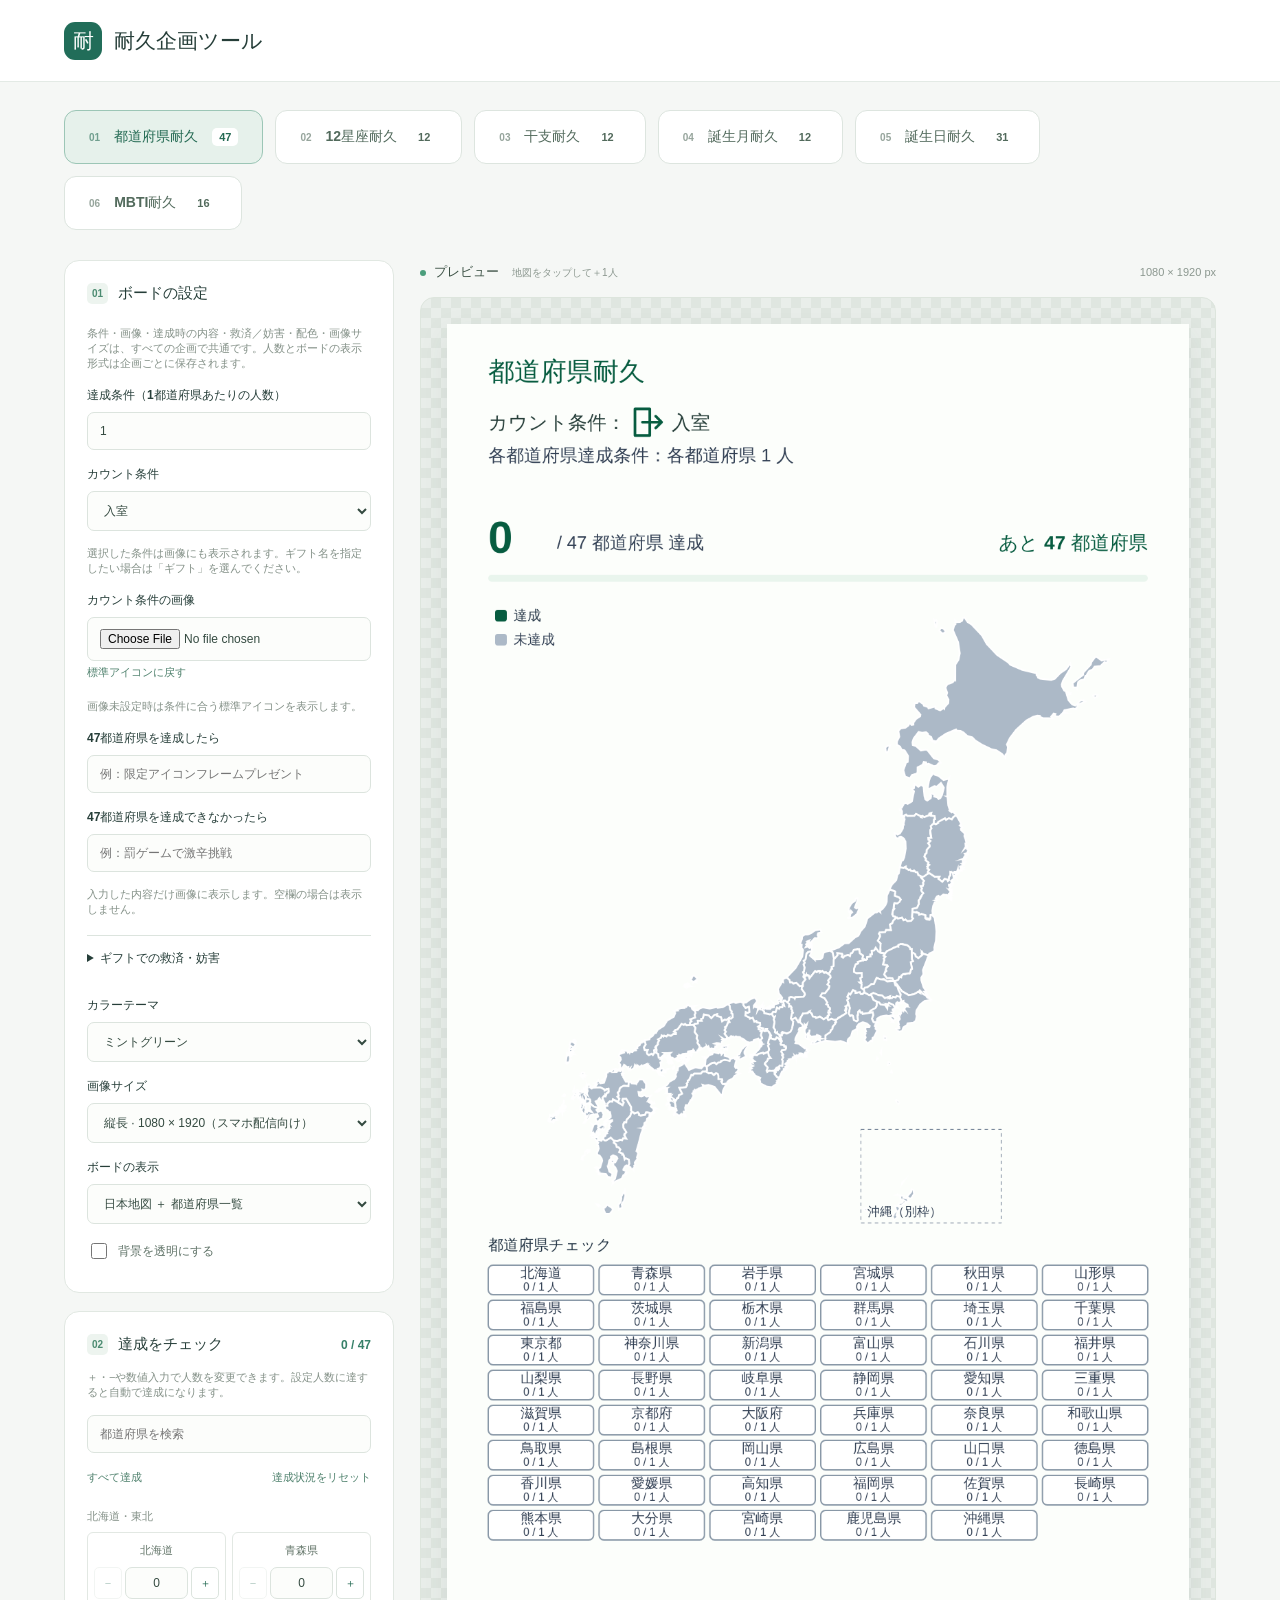
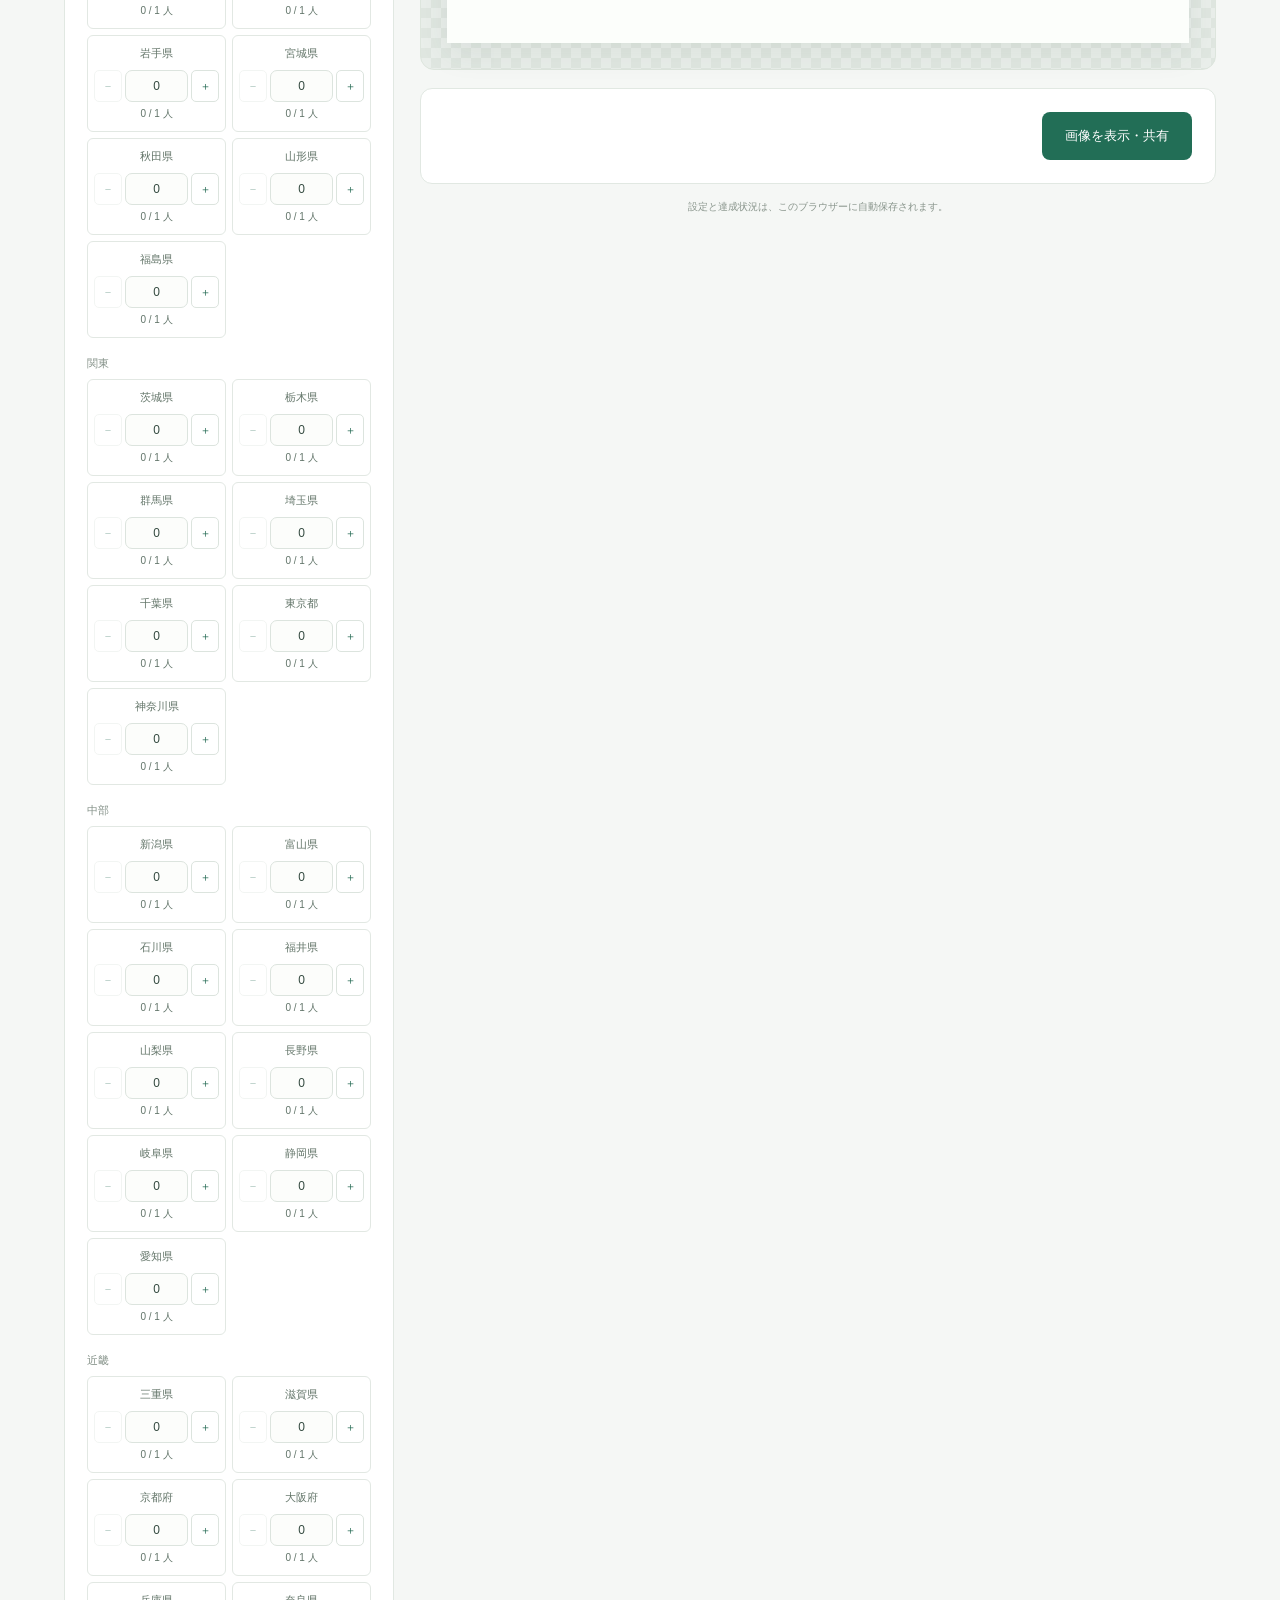
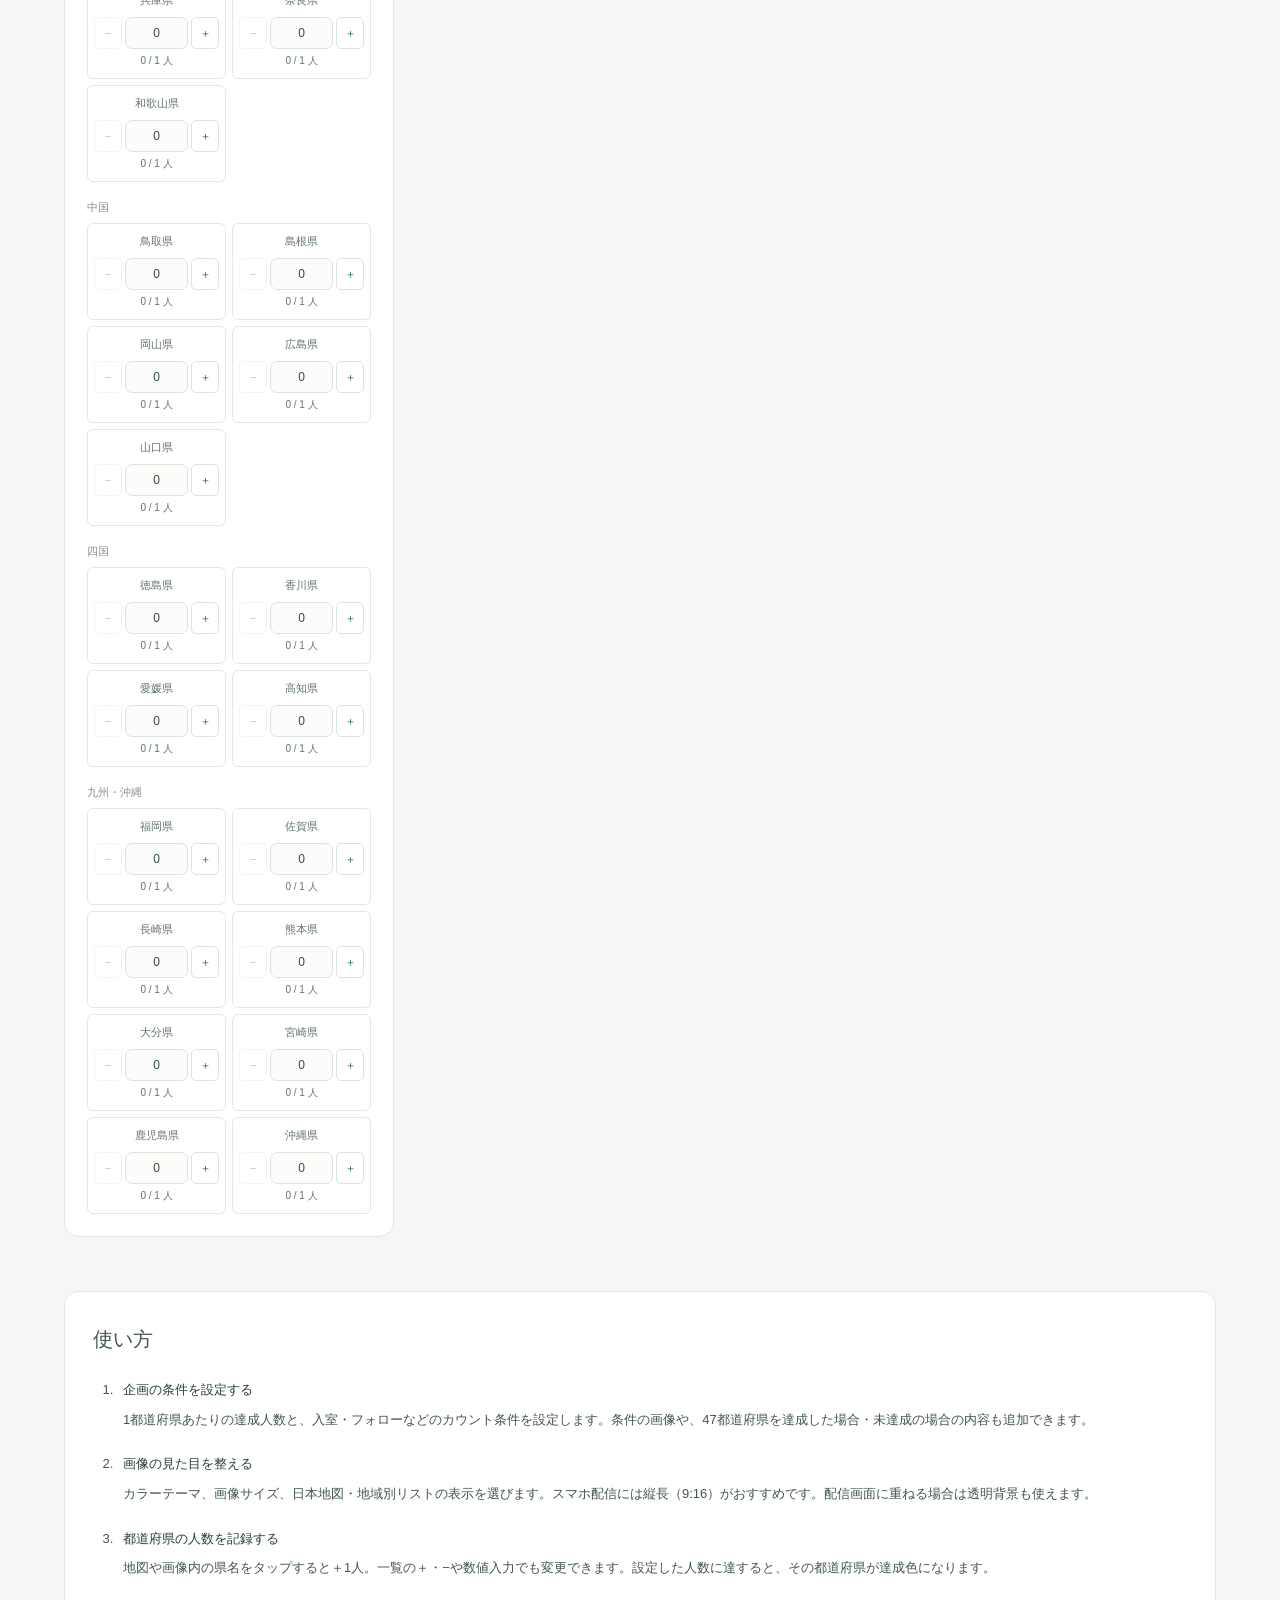
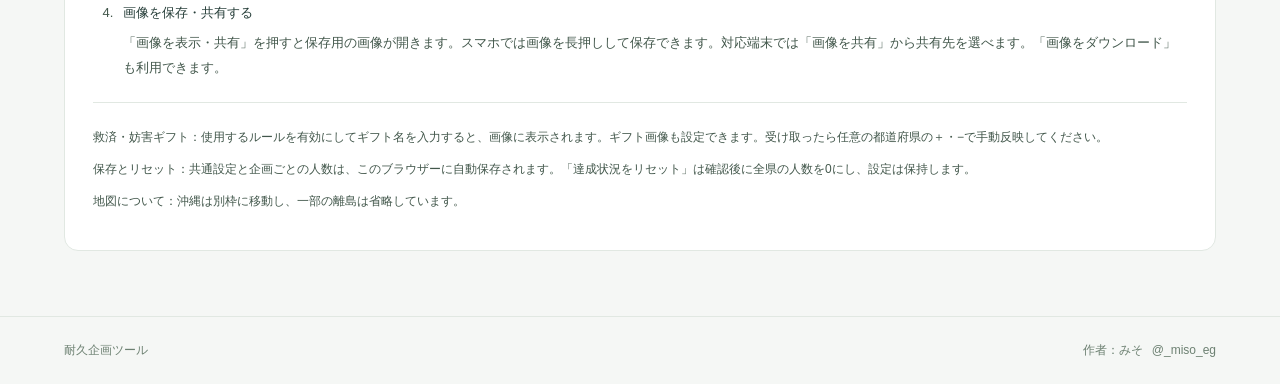
<file: index.html>
<!doctype html>
<html lang="ja">
<head>
<meta charset="utf-8"><meta name="viewport" content="width=device-width,initial-scale=1">
<meta name="description" content="配信の耐久企画に使える進捗ボードを作成して、PNG画像で保存できます。">
<title>耐久企画ツール｜都道府県耐久</title>
<link rel="stylesheet" href="./style.css?v=modes-5"><script src="./map-data.js" defer></script><script src="./app.js?v=shared-settings-1" defer></script>
</head>
<body>
<header class="header"><a class="brand" href="./"><span class="brand-icon">耐</span>耐久企画ツール </a></header>
<main>

<nav class="projects" aria-label="耐久企画"><a class="project active" aria-current="page" href="./index.html"><span>01</span> 都道府県耐久 <b>47</b></a><a class="project" href="./zodiac.html"><span>02</span> 12星座耐久 <b>12</b></a><a class="project" href="./eto.html"><span>03</span> 干支耐久 <b>12</b></a><a class="project" href="./month.html"><span>04</span> 誕生月耐久 <b>12</b></a><a class="project" href="./birthday.html"><span>05</span> 誕生日耐久 <b>31</b></a><a class="project" href="./mbti.html"><span>06</span> MBTI耐久 <b>16</b></a></nav>
<div class="workspace">
<aside class="editor">
<section class="panel"><h2><span>01</span> ボードの設定</h2><p class="help">条件・画像・達成時の内容・救済／妨害・配色・画像サイズは、すべての企画で共通です。人数とボードの表示形式は企画ごとに保存されます。</p><label for="target">達成条件（1都道府県あたりの人数）</label><input id="target" type="number" min="1" max="99999" step="1" value="1"><label for="condition-preset">カウント条件</label><select id="condition-preset"><option value="入室">入室</option><option value="フォロー">フォロー</option><option value="バッジ獲得">バッジ獲得</option><option value="バッジ獲得 or 進化">バッジ獲得 or 進化</option><option value="gift">ギフト「(ギフト名)」</option><option value="custom">自由入力</option></select><div id="condition-detail" hidden><label id="condition-detail-label" for="condition">カウント条件の詳細</label><input id="condition" maxlength="80" value="入室" placeholder="カウント条件を入力"></div><p class="help">選択した条件は画像にも表示されます。ギフト名を指定したい場合は「ギフト」を選んでください。</p><label for="condition-image">カウント条件の画像</label><input id="condition-image" type="file" accept="image/png,image/jpeg,image/webp,image/gif"><button id="reset-condition-image" type="button" class="text-button">標準アイコンに戻す</button><p id="condition-image-status" class="help" role="status">画像未設定時は条件に合う標準アイコンを表示します。</p><label for="successAction">47都道府県を達成したら</label><input id="successAction" maxlength="60" placeholder="例：限定アイコンフレームプレゼント"><label for="failureAction">47都道府県を達成できなかったら</label><input id="failureAction" maxlength="60" placeholder="例：罰ゲームで激辛挑戦"><p class="help">入力した内容だけ画像に表示します。空欄の場合は表示しません。</p><details class="gift-settings"><summary>ギフトでの救済・妨害</summary><label class="check-label"><input id="rescueEnabled" type="checkbox">救済ギフトを表示する</label><div id="rescue-fields" hidden><label for="rescueGift">救済ギフト名</label><input id="rescueGift" maxlength="40" placeholder="例：バラ"><label for="rescue-image">救済ギフトの画像</label><input id="rescue-image" type="file" accept="image/png,image/jpeg,image/webp,image/gif"><button id="rescue-image-reset" type="button" class="text-button">画像を解除</button><p id="rescue-image-status" class="help" role="status">画像は未設定です。</p><p class="help">任意の都道府県のカウントを1増やす</p></div><label class="check-label"><input id="obstacleEnabled" type="checkbox">妨害ギフトを表示する</label><div id="obstacle-fields" hidden><label for="obstacleGift">妨害ギフト名</label><input id="obstacleGift" maxlength="40" placeholder="例：いたずらギフト"><label for="obstacle-image">妨害ギフトの画像</label><input id="obstacle-image" type="file" accept="image/png,image/jpeg,image/webp,image/gif"><button id="obstacle-image-reset" type="button" class="text-button">画像を解除</button><p id="obstacle-image-status" class="help" role="status">画像は未設定です。</p><p class="help">任意の都道府県のカウントを1減らす</p></div><p class="help">有効にしてギフト名を入力したルールだけ画像に表示します。ギフトを受け取ったら、対象の都道府県の＋・−で人数を変更してください。</p></details><div class="setting-row"><label for="theme">カラーテーマ</label><select id="theme"><option value="mint">ミントグリーン</option><option value="blue">ブルー</option><option value="pink">ピンク</option><option value="purple">パープル</option><option value="orange">オレンジ</option></select></div><label for="size">画像サイズ</label><select id="size"><option value="portrait">縦長 · 1080 × 1920（スマホ配信向け）</option><option value="square">正方形 · 1600 × 1600</option><option value="landscape">横長 · 1920 × 1080</option></select><label for="layout">ボードの表示</label><select id="layout"><option value="map">日本地図 ＋ 都道府県一覧</option><option value="list">地域別リスト</option></select><label class="check-label"><input id="transparent" type="checkbox">背景を透明にする</label></section>
<section class="panel prefecture-panel"><div class="section-heading"><h2><span>02</span> 達成をチェック</h2><strong id="selected-count">0 / 47</strong></div><p class="help">＋・−や数値入力で人数を変更できます。設定人数に達すると自動で達成になります。</p><input id="search" type="search" placeholder="都道府県を検索" aria-label="都道府県を検索"><div class="bulk"><button id="all" class="text-button">すべて達成</button><button id="clear" class="text-button">達成状況をリセット</button></div><div id="regions"></div><p id="no-results" hidden>該当する都道府県がありません。</p></section>
</aside>
<section class="preview-area" aria-label="画像プレビュー"><div class="preview-toolbar"><div><span class="live-dot"></span><strong>プレビュー</strong><span class="preview-hint">地図をタップして＋1人</span></div><span id="dimensions">1080 × 1920 px</span></div><div class="canvas-stage"><canvas title="地図の都道府県をタップすると1人増えます" id="board" width="1080" height="1920" aria-label="都道府県耐久の出力画像"></canvas></div><div class="export-bar"><button id="download" class="primary">画像を表示・共有</button></div><p class="local-note">設定と達成状況は、このブラウザーに自動保存されます。</p><p id="status" role="status" aria-live="polite"></p></section>
</div>
<section class="page-guide" aria-labelledby="guide-title"><h2 id="guide-title">使い方</h2><ol><li><strong>企画の条件を設定する</strong><p>1都道府県あたりの達成人数と、入室・フォローなどのカウント条件を設定します。条件の画像や、47都道府県を達成した場合・未達成の場合の内容も追加できます。</p></li><li><strong>画像の見た目を整える</strong><p>カラーテーマ、画像サイズ、日本地図・地域別リストの表示を選びます。スマホ配信には縦長（9:16）がおすすめです。配信画面に重ねる場合は透明背景も使えます。</p></li><li><strong>都道府県の人数を記録する</strong><p>地図や画像内の県名をタップすると＋1人。一覧の＋・−や数値入力でも変更できます。設定した人数に達すると、その都道府県が達成色になります。</p></li><li><strong>画像を保存・共有する</strong><p>「画像を表示・共有」を押すと保存用の画像が開きます。スマホでは画像を長押しして保存できます。対応端末では「画像を共有」から共有先を選べます。「画像をダウンロード」も利用できます。</p></li></ol><div class="guide-notes"><p><strong>救済・妨害ギフト：</strong>使用するルールを有効にしてギフト名を入力すると、画像に表示されます。ギフト画像も設定できます。受け取ったら任意の都道府県の＋・−で手動反映してください。</p><p><strong>保存とリセット：</strong>共通設定と企画ごとの人数は、このブラウザーに自動保存されます。「達成状況をリセット」は確認後に全県の人数を0にし、設定は保持します。</p><p><strong>地図について：</strong>沖縄は別枠に移動し、一部の離島は省略しています。</p></div></section>
</main><footer class="site-footer"><div>耐久企画ツール</div><div class="author">作者：みそ <span class="author-handle">@_miso_eg</span></div></footer>
<dialog id="crop-dialog" aria-labelledby="crop-title"><h2 id="crop-title">画像をトリミング</h2><p class="help">画像をドラッグして位置を調整し、スライダーで拡大できます。正方形の範囲を切り抜きます。</p><p class="crop-range-label" style="color:#075c40;font-size:12px;font-weight:700;margin:10px 0">緑の枠内が保存されます</p><div class="crop-frame" style="position:relative;border:2px solid #075c40;margin:8px 0 20px"><canvas id="crop-canvas" width="360" height="360" aria-label="画像の切り抜き範囲"></canvas></div><label for="crop-zoom">拡大率</label><input id="crop-zoom" type="range" min="1" max="5" step="0.01" value="1"><div class="crop-moves" aria-label="画像の位置を調整"><button type="button" id="crop-left" aria-label="画像を左へ">←</button><button type="button" id="crop-up" aria-label="画像を上へ">↑</button><button type="button" id="crop-down" aria-label="画像を下へ">↓</button><button type="button" id="crop-right" aria-label="画像を右へ">→</button><button type="button" id="crop-reset">位置をリセット</button></div><div class="image-actions"><button id="crop-apply" type="button" class="primary">この範囲で設定</button><button id="crop-cancel" type="button" class="text-button">キャンセル</button></div></dialog>
<dialog id="image-dialog" aria-labelledby="image-dialog-title"><div class="image-dialog-heading"><h2 id="image-dialog-title">画像を表示・共有</h2><button id="close-image-dialog" type="button" class="text-button">閉じる</button></div><p class="help">画像を長押しして保存できます。対応端末では「画像を共有」から保存先や共有先を選べます。</p><div class="image-actions"><button id="share-image" type="button" class="primary" hidden>画像を共有</button><a id="save-image" class="text-button">画像をダウンロード</a></div><p id="share-status" role="status" class="help"></p><img id="output-image" alt="保存・共有用の都道府県耐久画像"></dialog></body></html>
</file>
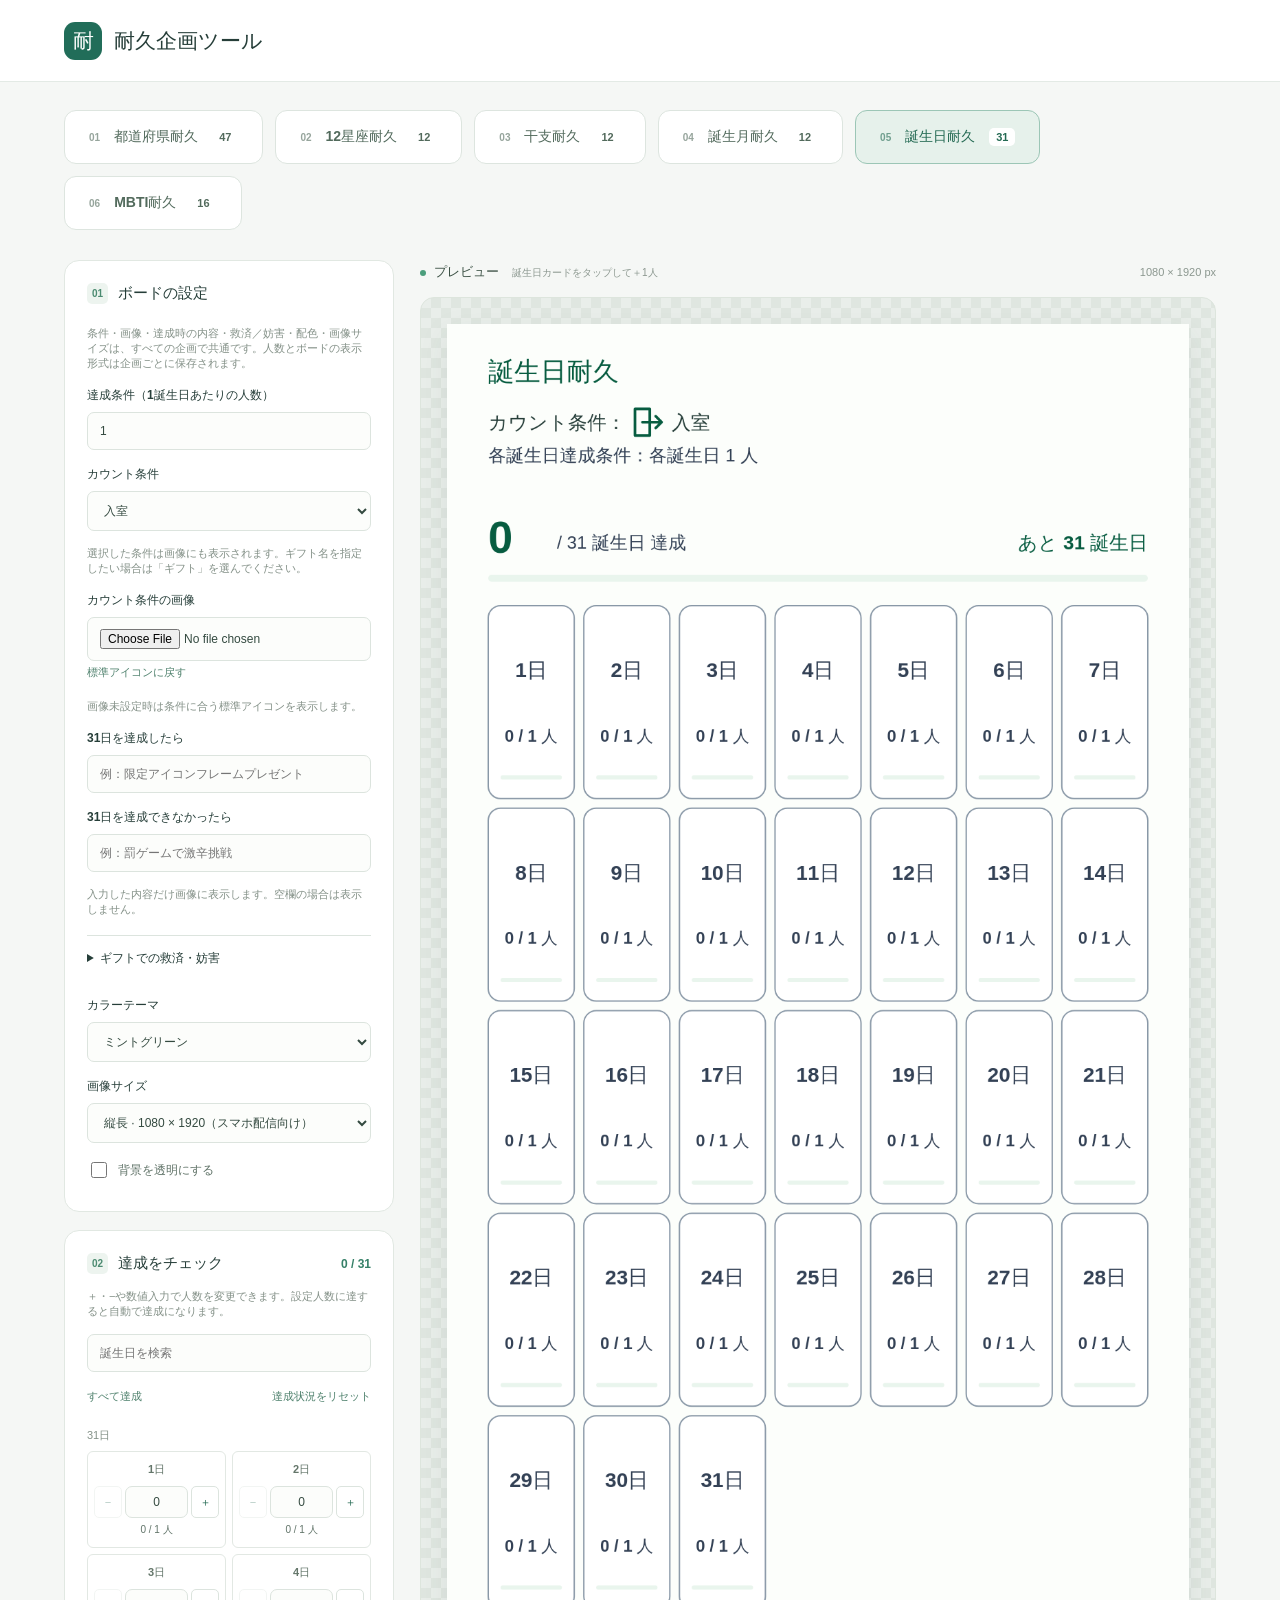
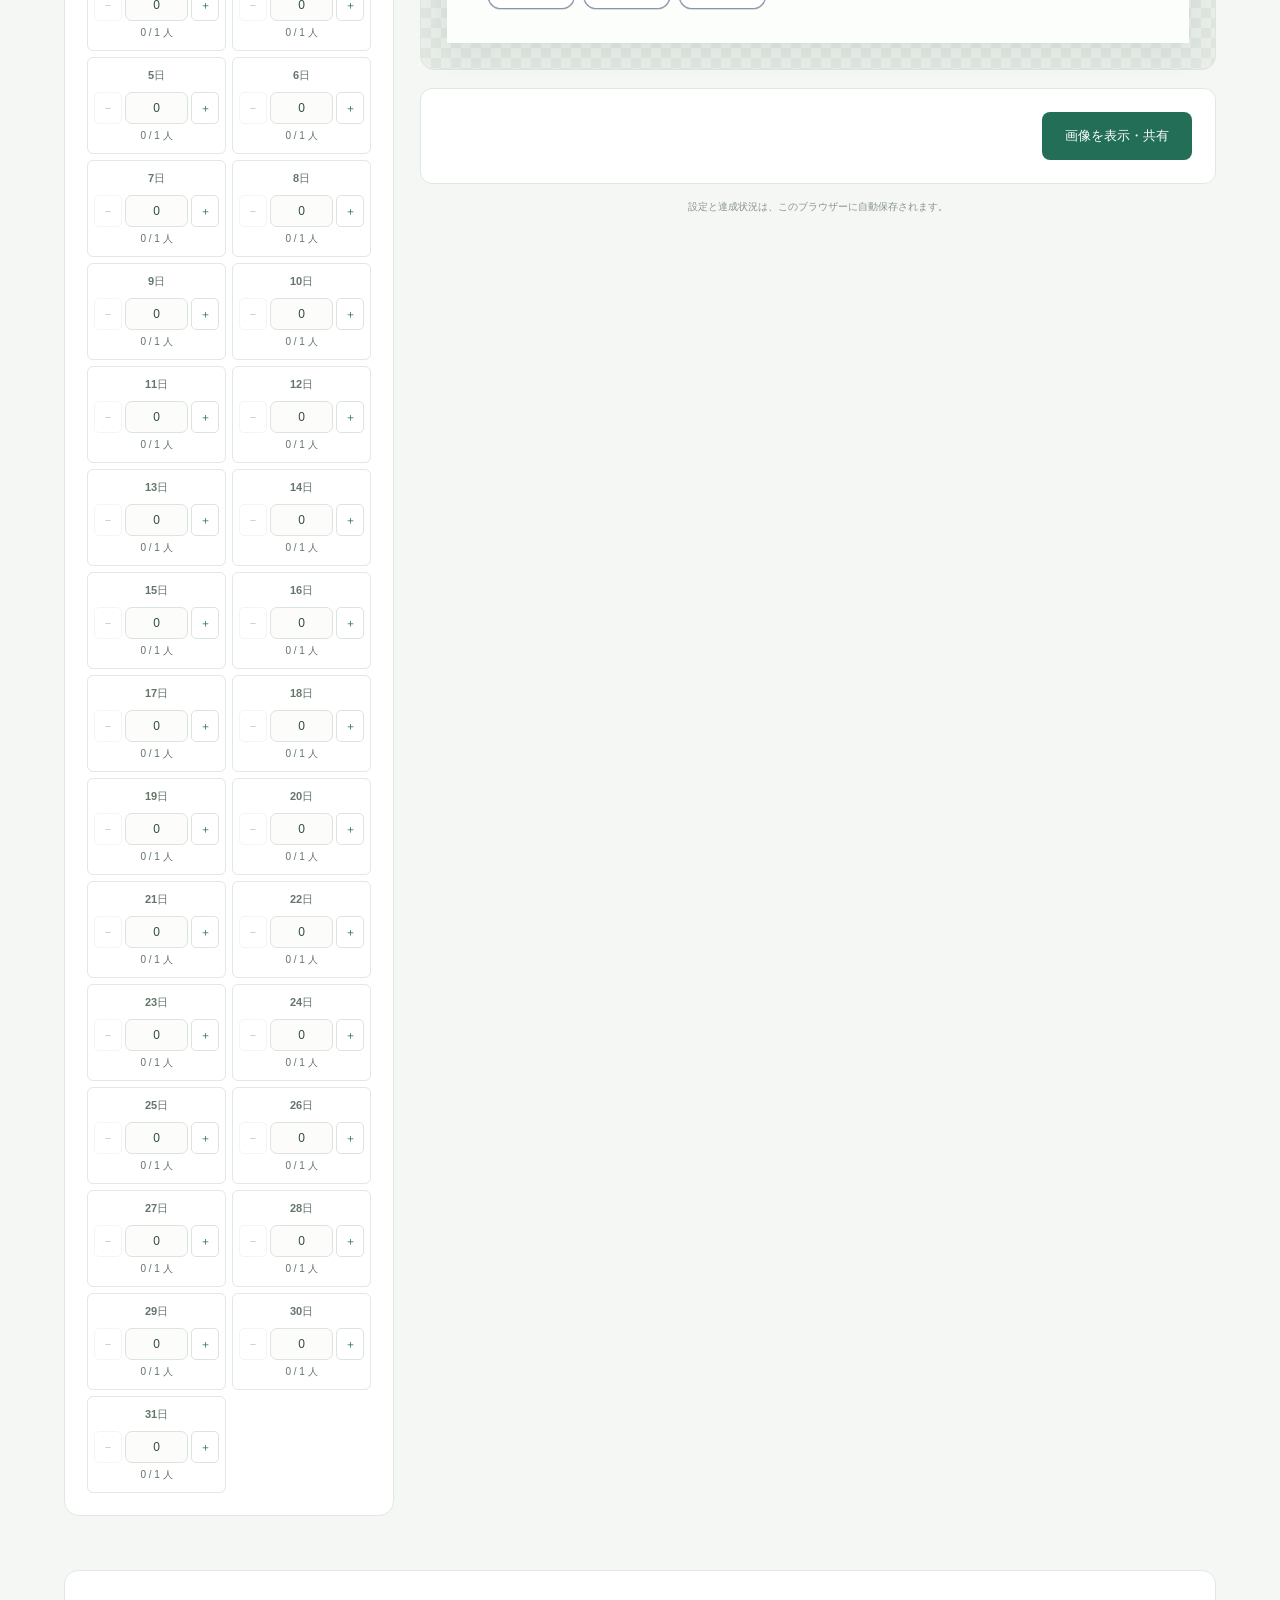
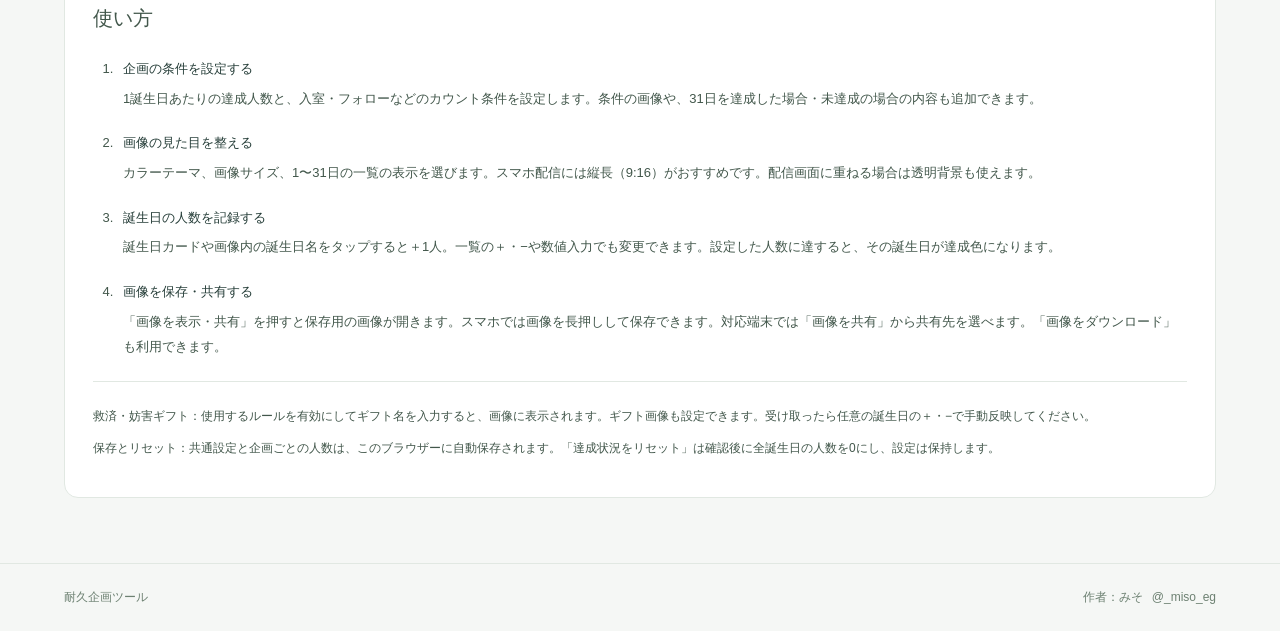
<file: birthday.html>
<!doctype html>
<html lang="ja">
<head>
<meta charset="utf-8"><meta name="viewport" content="width=device-width,initial-scale=1">
<meta name="description" content="配信の耐久企画に使える進捗ボードを作成して、PNG画像で保存できます。">
<title>耐久企画ツール｜誕生日耐久</title>
<link rel="stylesheet" href="./style.css?v=modes-5"><script src="./map-data.js" defer></script><script src="./app.js?v=shared-settings-1" defer></script>
</head>
<body data-project="birthday">
<header class="header"><a class="brand" href="./"><span class="brand-icon">耐</span>耐久企画ツール </a></header>
<main>

<nav class="projects" aria-label="耐久企画"><a class="project" href="./index.html"><span>01</span> 都道府県耐久 <b>47</b></a><a class="project" href="./zodiac.html"><span>02</span> 12星座耐久 <b>12</b></a><a class="project" href="./eto.html"><span>03</span> 干支耐久 <b>12</b></a><a class="project" href="./month.html"><span>04</span> 誕生月耐久 <b>12</b></a><a class="project active" aria-current="page" href="./birthday.html"><span>05</span> 誕生日耐久 <b>31</b></a><a class="project" href="./mbti.html"><span>06</span> MBTI耐久 <b>16</b></a></nav>
<div class="workspace">
<aside class="editor">
<section class="panel"><h2><span>01</span> ボードの設定</h2><p class="help">条件・画像・達成時の内容・救済／妨害・配色・画像サイズは、すべての企画で共通です。人数とボードの表示形式は企画ごとに保存されます。</p><label for="target">達成条件（1誕生日あたりの人数）</label><input id="target" type="number" min="1" max="99999" step="1" value="1"><label for="condition-preset">カウント条件</label><select id="condition-preset"><option value="入室">入室</option><option value="フォロー">フォロー</option><option value="バッジ獲得">バッジ獲得</option><option value="バッジ獲得 or 進化">バッジ獲得 or 進化</option><option value="gift">ギフト「(ギフト名)」</option><option value="custom">自由入力</option></select><div id="condition-detail" hidden><label id="condition-detail-label" for="condition">カウント条件の詳細</label><input id="condition" maxlength="80" value="入室" placeholder="カウント条件を入力"></div><p class="help">選択した条件は画像にも表示されます。ギフト名を指定したい場合は「ギフト」を選んでください。</p><label for="condition-image">カウント条件の画像</label><input id="condition-image" type="file" accept="image/png,image/jpeg,image/webp,image/gif"><button id="reset-condition-image" type="button" class="text-button">標準アイコンに戻す</button><p id="condition-image-status" class="help" role="status">画像未設定時は条件に合う標準アイコンを表示します。</p><label for="successAction">31日を達成したら</label><input id="successAction" maxlength="60" placeholder="例：限定アイコンフレームプレゼント"><label for="failureAction">31日を達成できなかったら</label><input id="failureAction" maxlength="60" placeholder="例：罰ゲームで激辛挑戦"><p class="help">入力した内容だけ画像に表示します。空欄の場合は表示しません。</p><details class="gift-settings"><summary>ギフトでの救済・妨害</summary><label class="check-label"><input id="rescueEnabled" type="checkbox">救済ギフトを表示する</label><div id="rescue-fields" hidden><label for="rescueGift">救済ギフト名</label><input id="rescueGift" maxlength="40" placeholder="例：バラ"><label for="rescue-image">救済ギフトの画像</label><input id="rescue-image" type="file" accept="image/png,image/jpeg,image/webp,image/gif"><button id="rescue-image-reset" type="button" class="text-button">画像を解除</button><p id="rescue-image-status" class="help" role="status">画像は未設定です。</p><p class="help">任意の誕生日のカウントを1増やす</p></div><label class="check-label"><input id="obstacleEnabled" type="checkbox">妨害ギフトを表示する</label><div id="obstacle-fields" hidden><label for="obstacleGift">妨害ギフト名</label><input id="obstacleGift" maxlength="40" placeholder="例：いたずらギフト"><label for="obstacle-image">妨害ギフトの画像</label><input id="obstacle-image" type="file" accept="image/png,image/jpeg,image/webp,image/gif"><button id="obstacle-image-reset" type="button" class="text-button">画像を解除</button><p id="obstacle-image-status" class="help" role="status">画像は未設定です。</p><p class="help">任意の誕生日のカウントを1減らす</p></div><p class="help">有効にしてギフト名を入力したルールだけ画像に表示します。ギフトを受け取ったら、対象の誕生日の＋・−で人数を変更してください。</p></details><div class="setting-row"><label for="theme">カラーテーマ</label><select id="theme"><option value="mint">ミントグリーン</option><option value="blue">ブルー</option><option value="pink">ピンク</option><option value="purple">パープル</option><option value="orange">オレンジ</option></select></div><label for="size">画像サイズ</label><select id="size"><option value="portrait">縦長 · 1080 × 1920（スマホ配信向け）</option><option value="square">正方形 · 1600 × 1600</option><option value="landscape">横長 · 1920 × 1080</option></select><input id="layout" type="hidden" value="map"><label class="check-label"><input id="transparent" type="checkbox">背景を透明にする</label></section>
<section class="panel prefecture-panel"><div class="section-heading"><h2><span>02</span> 達成をチェック</h2><strong id="selected-count">0 / 31</strong></div><p class="help">＋・−や数値入力で人数を変更できます。設定人数に達すると自動で達成になります。</p><input id="search" type="search" placeholder="誕生日を検索" aria-label="誕生日を検索"><div class="bulk"><button id="all" class="text-button">すべて達成</button><button id="clear" class="text-button">達成状況をリセット</button></div><div id="regions"></div><p id="no-results" hidden>該当する誕生日がありません。</p></section>
</aside>
<section class="preview-area" aria-label="画像プレビュー"><div class="preview-toolbar"><div><span class="live-dot"></span><strong>プレビュー</strong><span class="preview-hint">誕生日カードをタップして＋1人</span></div><span id="dimensions">1080 × 1920 px</span></div><div class="canvas-stage"><canvas title="誕生日カードの誕生日をタップすると1人増えます" id="board" width="1080" height="1920" aria-label="誕生日耐久の出力画像"></canvas></div><div class="export-bar"><button id="download" class="primary">画像を表示・共有</button></div><p class="local-note">設定と達成状況は、このブラウザーに自動保存されます。</p><p id="status" role="status" aria-live="polite"></p></section>
</div>
<section class="page-guide" aria-labelledby="guide-title"><h2 id="guide-title">使い方</h2><ol><li><strong>企画の条件を設定する</strong><p>1誕生日あたりの達成人数と、入室・フォローなどのカウント条件を設定します。条件の画像や、31日を達成した場合・未達成の場合の内容も追加できます。</p></li><li><strong>画像の見た目を整える</strong><p>カラーテーマ、画像サイズ、1〜31日の一覧の表示を選びます。スマホ配信には縦長（9:16）がおすすめです。配信画面に重ねる場合は透明背景も使えます。</p></li><li><strong>誕生日の人数を記録する</strong><p>誕生日カードや画像内の誕生日名をタップすると＋1人。一覧の＋・−や数値入力でも変更できます。設定した人数に達すると、その誕生日が達成色になります。</p></li><li><strong>画像を保存・共有する</strong><p>「画像を表示・共有」を押すと保存用の画像が開きます。スマホでは画像を長押しして保存できます。対応端末では「画像を共有」から共有先を選べます。「画像をダウンロード」も利用できます。</p></li></ol><div class="guide-notes"><p><strong>救済・妨害ギフト：</strong>使用するルールを有効にしてギフト名を入力すると、画像に表示されます。ギフト画像も設定できます。受け取ったら任意の誕生日の＋・−で手動反映してください。</p><p><strong>保存とリセット：</strong>共通設定と企画ごとの人数は、このブラウザーに自動保存されます。「達成状況をリセット」は確認後に全誕生日の人数を0にし、設定は保持します。</p></div></section>
</main><footer class="site-footer"><div>耐久企画ツール</div><div class="author">作者：みそ <span class="author-handle">@_miso_eg</span></div></footer>
<dialog id="crop-dialog" aria-labelledby="crop-title"><h2 id="crop-title">画像をトリミング</h2><p class="help">画像をドラッグして位置を調整し、スライダーで拡大できます。正方形の範囲を切り抜きます。</p><p class="crop-range-label" style="color:#075c40;font-size:12px;font-weight:700;margin:10px 0">緑の枠内が保存されます</p><div class="crop-frame" style="position:relative;border:2px solid #075c40;margin:8px 0 20px"><canvas id="crop-canvas" width="360" height="360" aria-label="画像の切り抜き範囲"></canvas></div><label for="crop-zoom">拡大率</label><input id="crop-zoom" type="range" min="1" max="5" step="0.01" value="1"><div class="crop-moves" aria-label="画像の位置を調整"><button type="button" id="crop-left" aria-label="画像を左へ">←</button><button type="button" id="crop-up" aria-label="画像を上へ">↑</button><button type="button" id="crop-down" aria-label="画像を下へ">↓</button><button type="button" id="crop-right" aria-label="画像を右へ">→</button><button type="button" id="crop-reset">位置をリセット</button></div><div class="image-actions"><button id="crop-apply" type="button" class="primary">この範囲で設定</button><button id="crop-cancel" type="button" class="text-button">キャンセル</button></div></dialog>
<dialog id="image-dialog" aria-labelledby="image-dialog-title"><div class="image-dialog-heading"><h2 id="image-dialog-title">画像を表示・共有</h2><button id="close-image-dialog" type="button" class="text-button">閉じる</button></div><p class="help">画像を長押しして保存できます。対応端末では「画像を共有」から保存先や共有先を選べます。</p><div class="image-actions"><button id="share-image" type="button" class="primary" hidden>画像を共有</button><a id="save-image" class="text-button">画像をダウンロード</a></div><p id="share-status" role="status" class="help"></p><img id="output-image" alt="保存・共有用の誕生日耐久画像"></dialog></body></html>
</file>
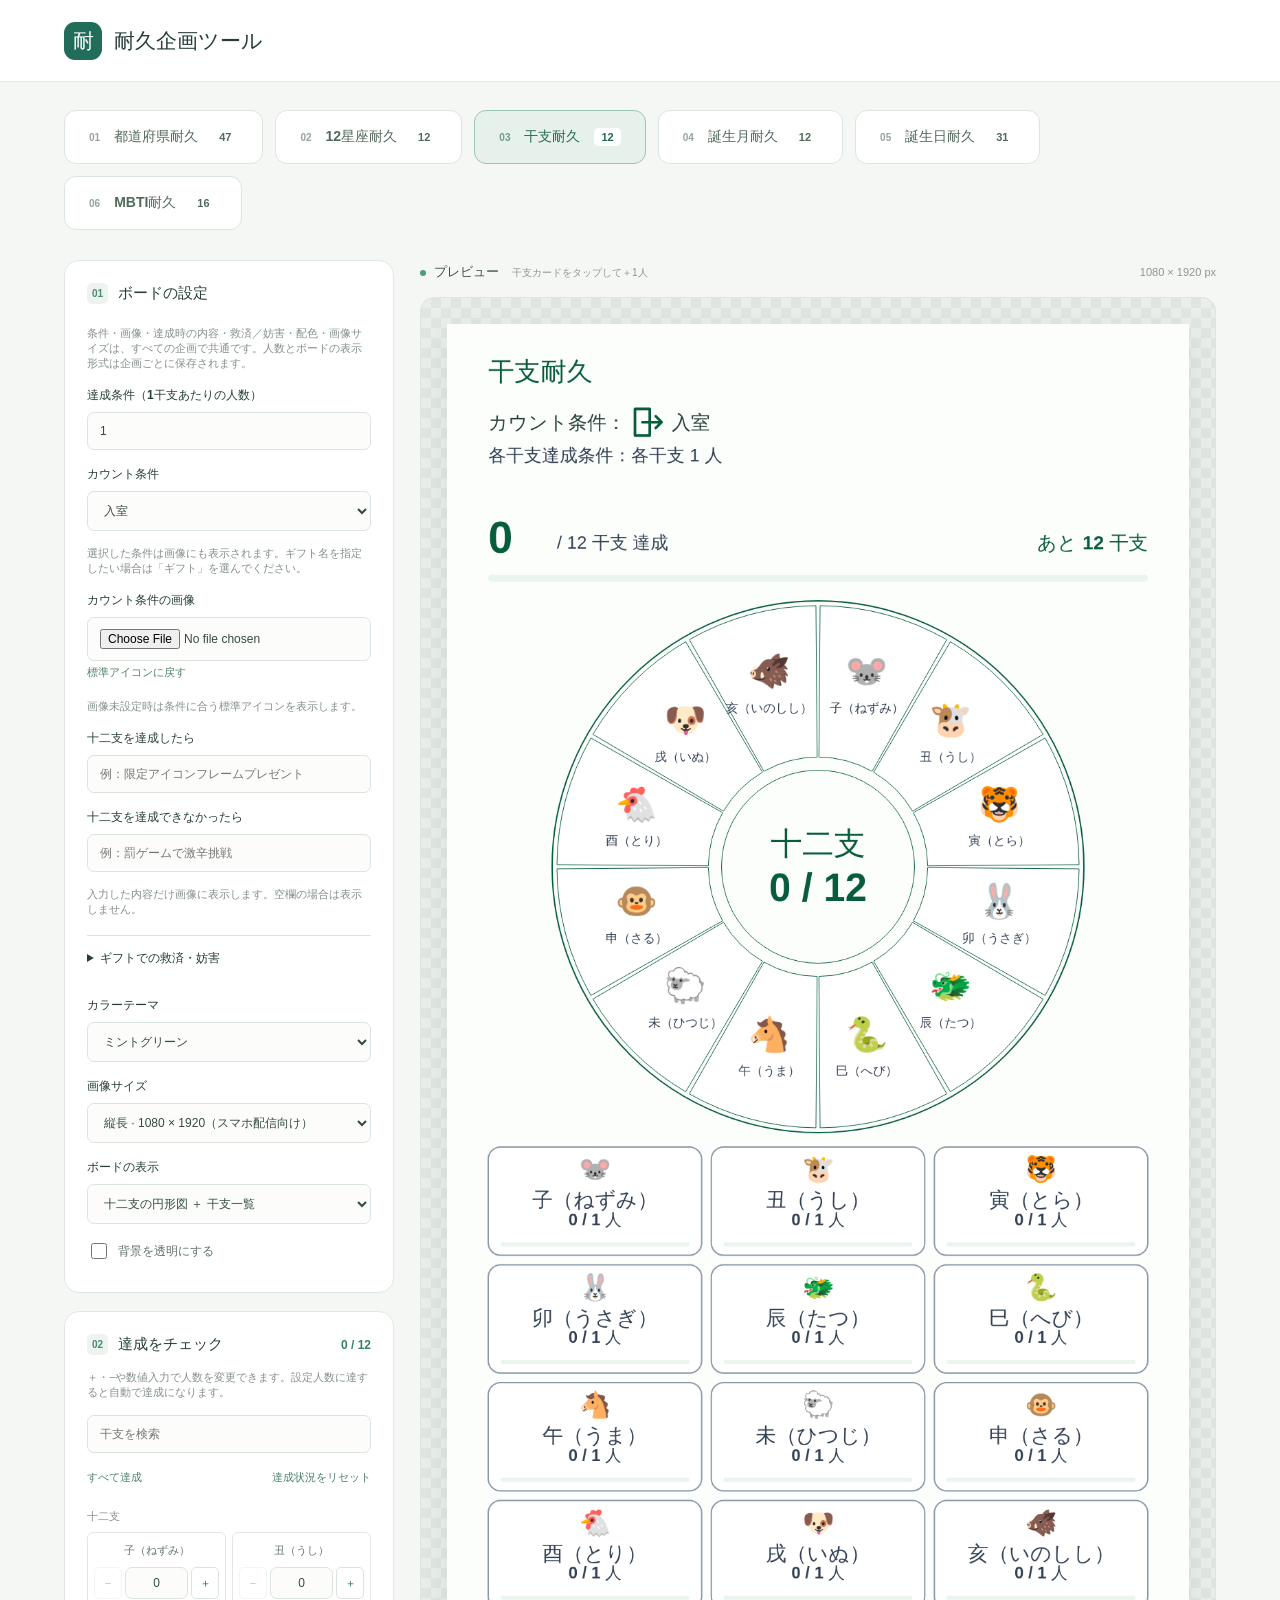
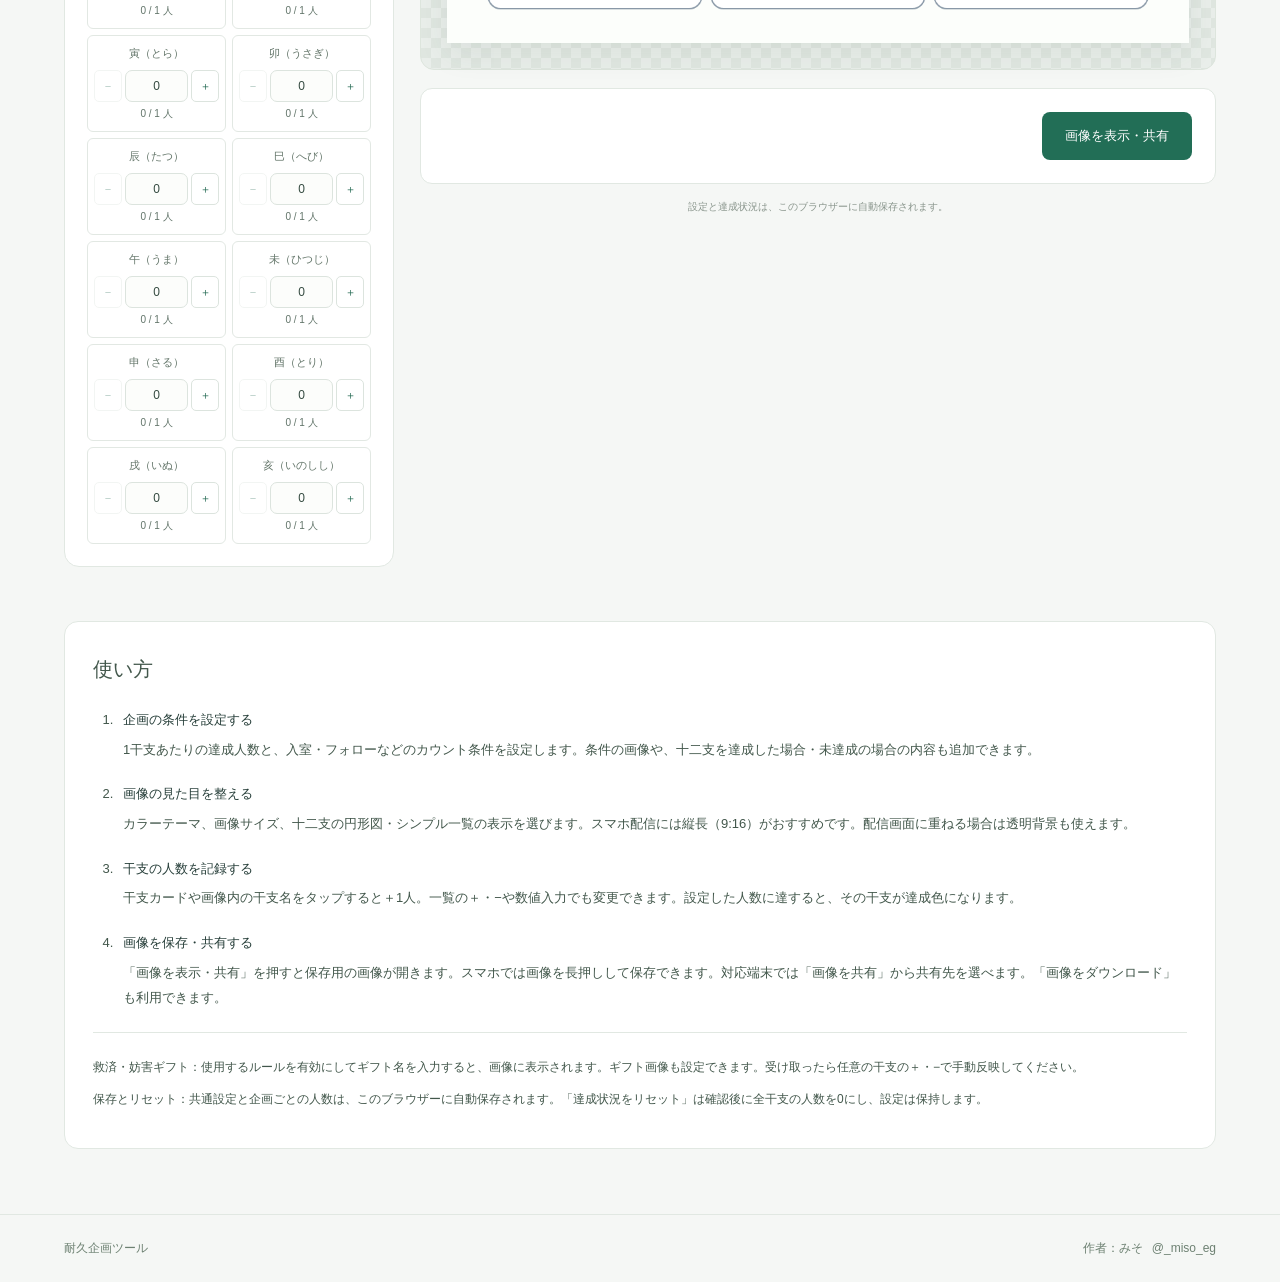
<file: eto.html>
<!doctype html>
<html lang="ja">
<head>
<meta charset="utf-8"><meta name="viewport" content="width=device-width,initial-scale=1">
<meta name="description" content="配信の耐久企画に使える進捗ボードを作成して、PNG画像で保存できます。">
<title>耐久企画ツール｜干支耐久</title>
<link rel="stylesheet" href="./style.css?v=modes-5"><script src="./map-data.js" defer></script><script src="./app.js?v=shared-settings-1" defer></script>
</head>
<body data-project="eto">
<header class="header"><a class="brand" href="./"><span class="brand-icon">耐</span>耐久企画ツール </a></header>
<main>

<nav class="projects" aria-label="耐久企画"><a class="project" href="./index.html"><span>01</span> 都道府県耐久 <b>47</b></a><a class="project" href="./zodiac.html"><span>02</span> 12星座耐久 <b>12</b></a><a class="project active" aria-current="page" href="./eto.html"><span>03</span> 干支耐久 <b>12</b></a><a class="project" href="./month.html"><span>04</span> 誕生月耐久 <b>12</b></a><a class="project" href="./birthday.html"><span>05</span> 誕生日耐久 <b>31</b></a><a class="project" href="./mbti.html"><span>06</span> MBTI耐久 <b>16</b></a></nav>
<div class="workspace">
<aside class="editor">
<section class="panel"><h2><span>01</span> ボードの設定</h2><p class="help">条件・画像・達成時の内容・救済／妨害・配色・画像サイズは、すべての企画で共通です。人数とボードの表示形式は企画ごとに保存されます。</p><label for="target">達成条件（1干支あたりの人数）</label><input id="target" type="number" min="1" max="99999" step="1" value="1"><label for="condition-preset">カウント条件</label><select id="condition-preset"><option value="入室">入室</option><option value="フォロー">フォロー</option><option value="バッジ獲得">バッジ獲得</option><option value="バッジ獲得 or 進化">バッジ獲得 or 進化</option><option value="gift">ギフト「(ギフト名)」</option><option value="custom">自由入力</option></select><div id="condition-detail" hidden><label id="condition-detail-label" for="condition">カウント条件の詳細</label><input id="condition" maxlength="80" value="入室" placeholder="カウント条件を入力"></div><p class="help">選択した条件は画像にも表示されます。ギフト名を指定したい場合は「ギフト」を選んでください。</p><label for="condition-image">カウント条件の画像</label><input id="condition-image" type="file" accept="image/png,image/jpeg,image/webp,image/gif"><button id="reset-condition-image" type="button" class="text-button">標準アイコンに戻す</button><p id="condition-image-status" class="help" role="status">画像未設定時は条件に合う標準アイコンを表示します。</p><label for="successAction">十二支を達成したら</label><input id="successAction" maxlength="60" placeholder="例：限定アイコンフレームプレゼント"><label for="failureAction">十二支を達成できなかったら</label><input id="failureAction" maxlength="60" placeholder="例：罰ゲームで激辛挑戦"><p class="help">入力した内容だけ画像に表示します。空欄の場合は表示しません。</p><details class="gift-settings"><summary>ギフトでの救済・妨害</summary><label class="check-label"><input id="rescueEnabled" type="checkbox">救済ギフトを表示する</label><div id="rescue-fields" hidden><label for="rescueGift">救済ギフト名</label><input id="rescueGift" maxlength="40" placeholder="例：バラ"><label for="rescue-image">救済ギフトの画像</label><input id="rescue-image" type="file" accept="image/png,image/jpeg,image/webp,image/gif"><button id="rescue-image-reset" type="button" class="text-button">画像を解除</button><p id="rescue-image-status" class="help" role="status">画像は未設定です。</p><p class="help">任意の干支のカウントを1増やす</p></div><label class="check-label"><input id="obstacleEnabled" type="checkbox">妨害ギフトを表示する</label><div id="obstacle-fields" hidden><label for="obstacleGift">妨害ギフト名</label><input id="obstacleGift" maxlength="40" placeholder="例：いたずらギフト"><label for="obstacle-image">妨害ギフトの画像</label><input id="obstacle-image" type="file" accept="image/png,image/jpeg,image/webp,image/gif"><button id="obstacle-image-reset" type="button" class="text-button">画像を解除</button><p id="obstacle-image-status" class="help" role="status">画像は未設定です。</p><p class="help">任意の干支のカウントを1減らす</p></div><p class="help">有効にしてギフト名を入力したルールだけ画像に表示します。ギフトを受け取ったら、対象の干支の＋・−で人数を変更してください。</p></details><div class="setting-row"><label for="theme">カラーテーマ</label><select id="theme"><option value="mint">ミントグリーン</option><option value="blue">ブルー</option><option value="pink">ピンク</option><option value="purple">パープル</option><option value="orange">オレンジ</option></select></div><label for="size">画像サイズ</label><select id="size"><option value="portrait">縦長 · 1080 × 1920（スマホ配信向け）</option><option value="square">正方形 · 1600 × 1600</option><option value="landscape">横長 · 1920 × 1080</option></select><label for="layout">ボードの表示</label><select id="layout"><option value="map">十二支の円形図 ＋ 干支一覧</option><option value="list">シンプル一覧</option></select><label class="check-label"><input id="transparent" type="checkbox">背景を透明にする</label></section>
<section class="panel prefecture-panel"><div class="section-heading"><h2><span>02</span> 達成をチェック</h2><strong id="selected-count">0 / 12</strong></div><p class="help">＋・−や数値入力で人数を変更できます。設定人数に達すると自動で達成になります。</p><input id="search" type="search" placeholder="干支を検索" aria-label="干支を検索"><div class="bulk"><button id="all" class="text-button">すべて達成</button><button id="clear" class="text-button">達成状況をリセット</button></div><div id="regions"></div><p id="no-results" hidden>該当する干支がありません。</p></section>
</aside>
<section class="preview-area" aria-label="画像プレビュー"><div class="preview-toolbar"><div><span class="live-dot"></span><strong>プレビュー</strong><span class="preview-hint">干支カードをタップして＋1人</span></div><span id="dimensions">1080 × 1920 px</span></div><div class="canvas-stage"><canvas title="干支カードの干支をタップすると1人増えます" id="board" width="1080" height="1920" aria-label="干支耐久の出力画像"></canvas></div><div class="export-bar"><button id="download" class="primary">画像を表示・共有</button></div><p class="local-note">設定と達成状況は、このブラウザーに自動保存されます。</p><p id="status" role="status" aria-live="polite"></p></section>
</div>
<section class="page-guide" aria-labelledby="guide-title"><h2 id="guide-title">使い方</h2><ol><li><strong>企画の条件を設定する</strong><p>1干支あたりの達成人数と、入室・フォローなどのカウント条件を設定します。条件の画像や、十二支を達成した場合・未達成の場合の内容も追加できます。</p></li><li><strong>画像の見た目を整える</strong><p>カラーテーマ、画像サイズ、十二支の円形図・シンプル一覧の表示を選びます。スマホ配信には縦長（9:16）がおすすめです。配信画面に重ねる場合は透明背景も使えます。</p></li><li><strong>干支の人数を記録する</strong><p>干支カードや画像内の干支名をタップすると＋1人。一覧の＋・−や数値入力でも変更できます。設定した人数に達すると、その干支が達成色になります。</p></li><li><strong>画像を保存・共有する</strong><p>「画像を表示・共有」を押すと保存用の画像が開きます。スマホでは画像を長押しして保存できます。対応端末では「画像を共有」から共有先を選べます。「画像をダウンロード」も利用できます。</p></li></ol><div class="guide-notes"><p><strong>救済・妨害ギフト：</strong>使用するルールを有効にしてギフト名を入力すると、画像に表示されます。ギフト画像も設定できます。受け取ったら任意の干支の＋・−で手動反映してください。</p><p><strong>保存とリセット：</strong>共通設定と企画ごとの人数は、このブラウザーに自動保存されます。「達成状況をリセット」は確認後に全干支の人数を0にし、設定は保持します。</p></div></section>
</main><footer class="site-footer"><div>耐久企画ツール</div><div class="author">作者：みそ <span class="author-handle">@_miso_eg</span></div></footer>
<dialog id="crop-dialog" aria-labelledby="crop-title"><h2 id="crop-title">画像をトリミング</h2><p class="help">画像をドラッグして位置を調整し、スライダーで拡大できます。正方形の範囲を切り抜きます。</p><p class="crop-range-label" style="color:#075c40;font-size:12px;font-weight:700;margin:10px 0">緑の枠内が保存されます</p><div class="crop-frame" style="position:relative;border:2px solid #075c40;margin:8px 0 20px"><canvas id="crop-canvas" width="360" height="360" aria-label="画像の切り抜き範囲"></canvas></div><label for="crop-zoom">拡大率</label><input id="crop-zoom" type="range" min="1" max="5" step="0.01" value="1"><div class="crop-moves" aria-label="画像の位置を調整"><button type="button" id="crop-left" aria-label="画像を左へ">←</button><button type="button" id="crop-up" aria-label="画像を上へ">↑</button><button type="button" id="crop-down" aria-label="画像を下へ">↓</button><button type="button" id="crop-right" aria-label="画像を右へ">→</button><button type="button" id="crop-reset">位置をリセット</button></div><div class="image-actions"><button id="crop-apply" type="button" class="primary">この範囲で設定</button><button id="crop-cancel" type="button" class="text-button">キャンセル</button></div></dialog>
<dialog id="image-dialog" aria-labelledby="image-dialog-title"><div class="image-dialog-heading"><h2 id="image-dialog-title">画像を表示・共有</h2><button id="close-image-dialog" type="button" class="text-button">閉じる</button></div><p class="help">画像を長押しして保存できます。対応端末では「画像を共有」から保存先や共有先を選べます。</p><div class="image-actions"><button id="share-image" type="button" class="primary" hidden>画像を共有</button><a id="save-image" class="text-button">画像をダウンロード</a></div><p id="share-status" role="status" class="help"></p><img id="output-image" alt="保存・共有用の干支耐久画像"></dialog></body></html>
</file>
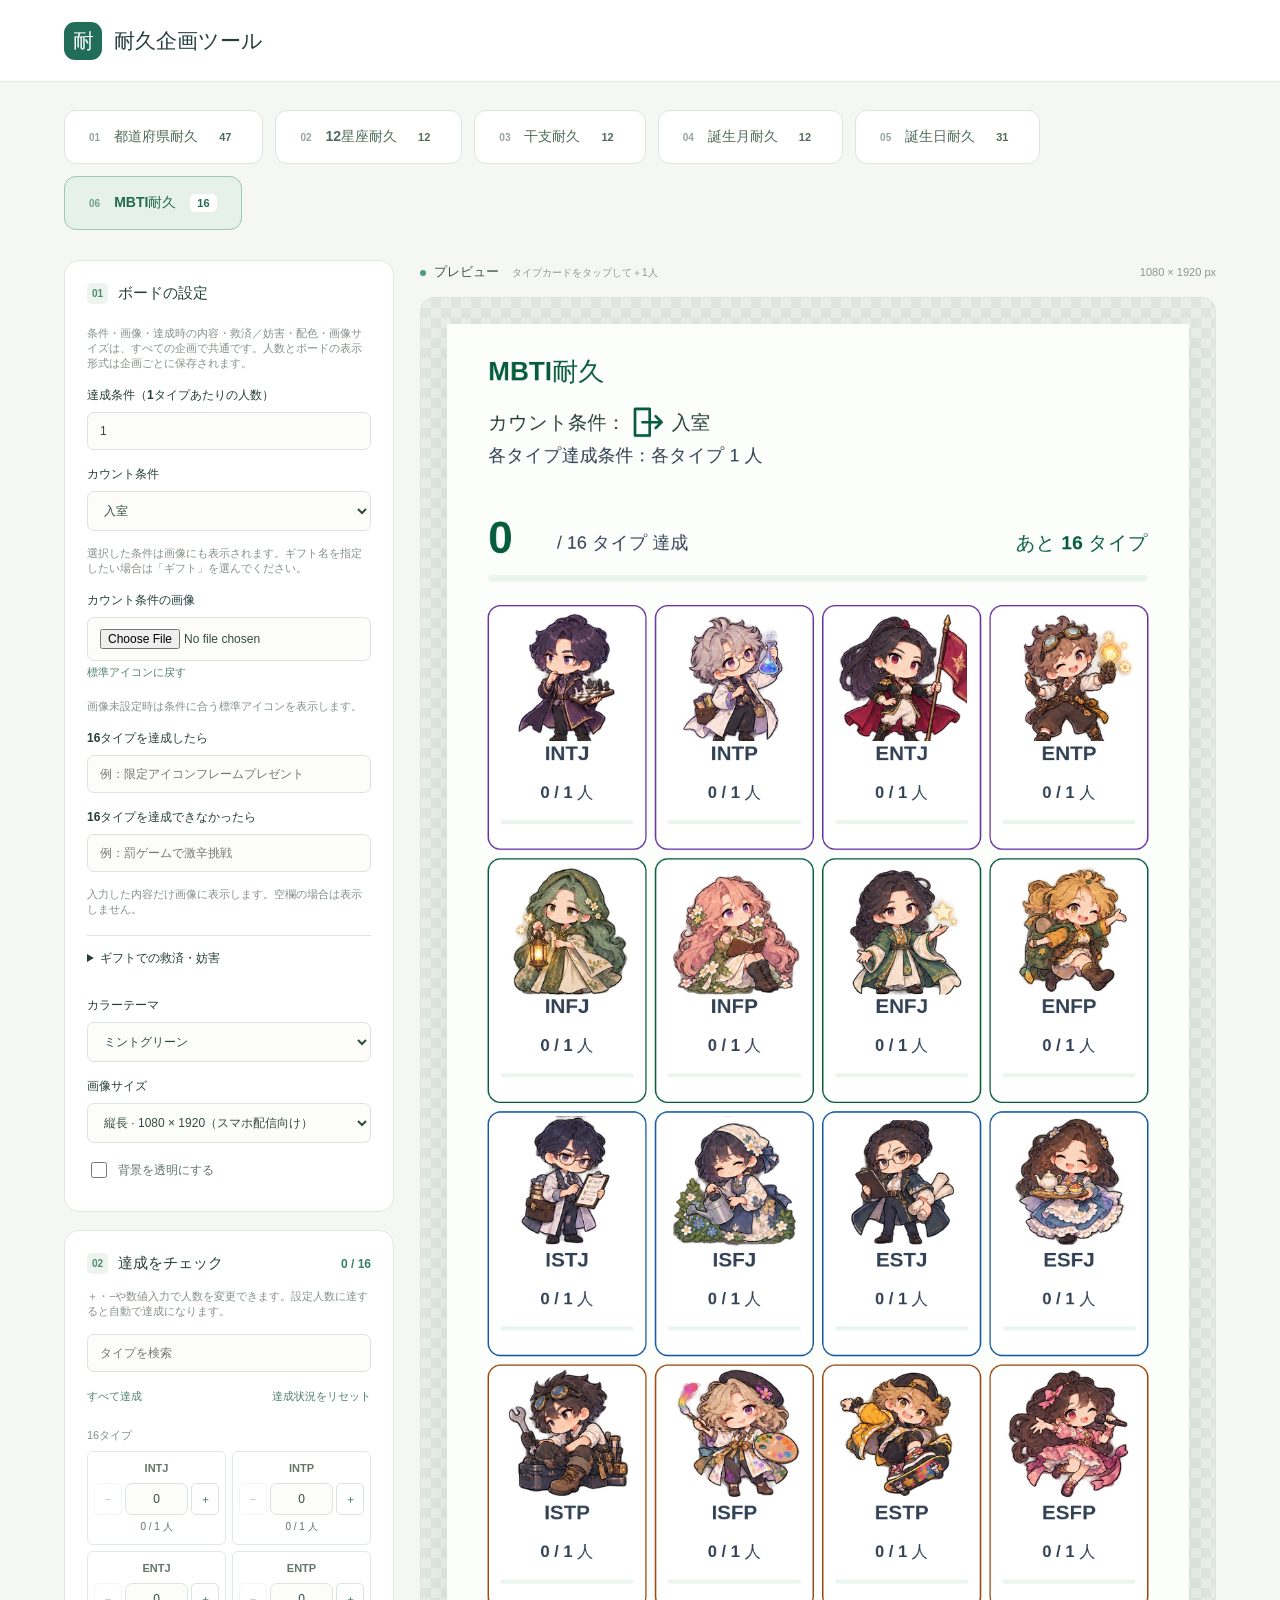
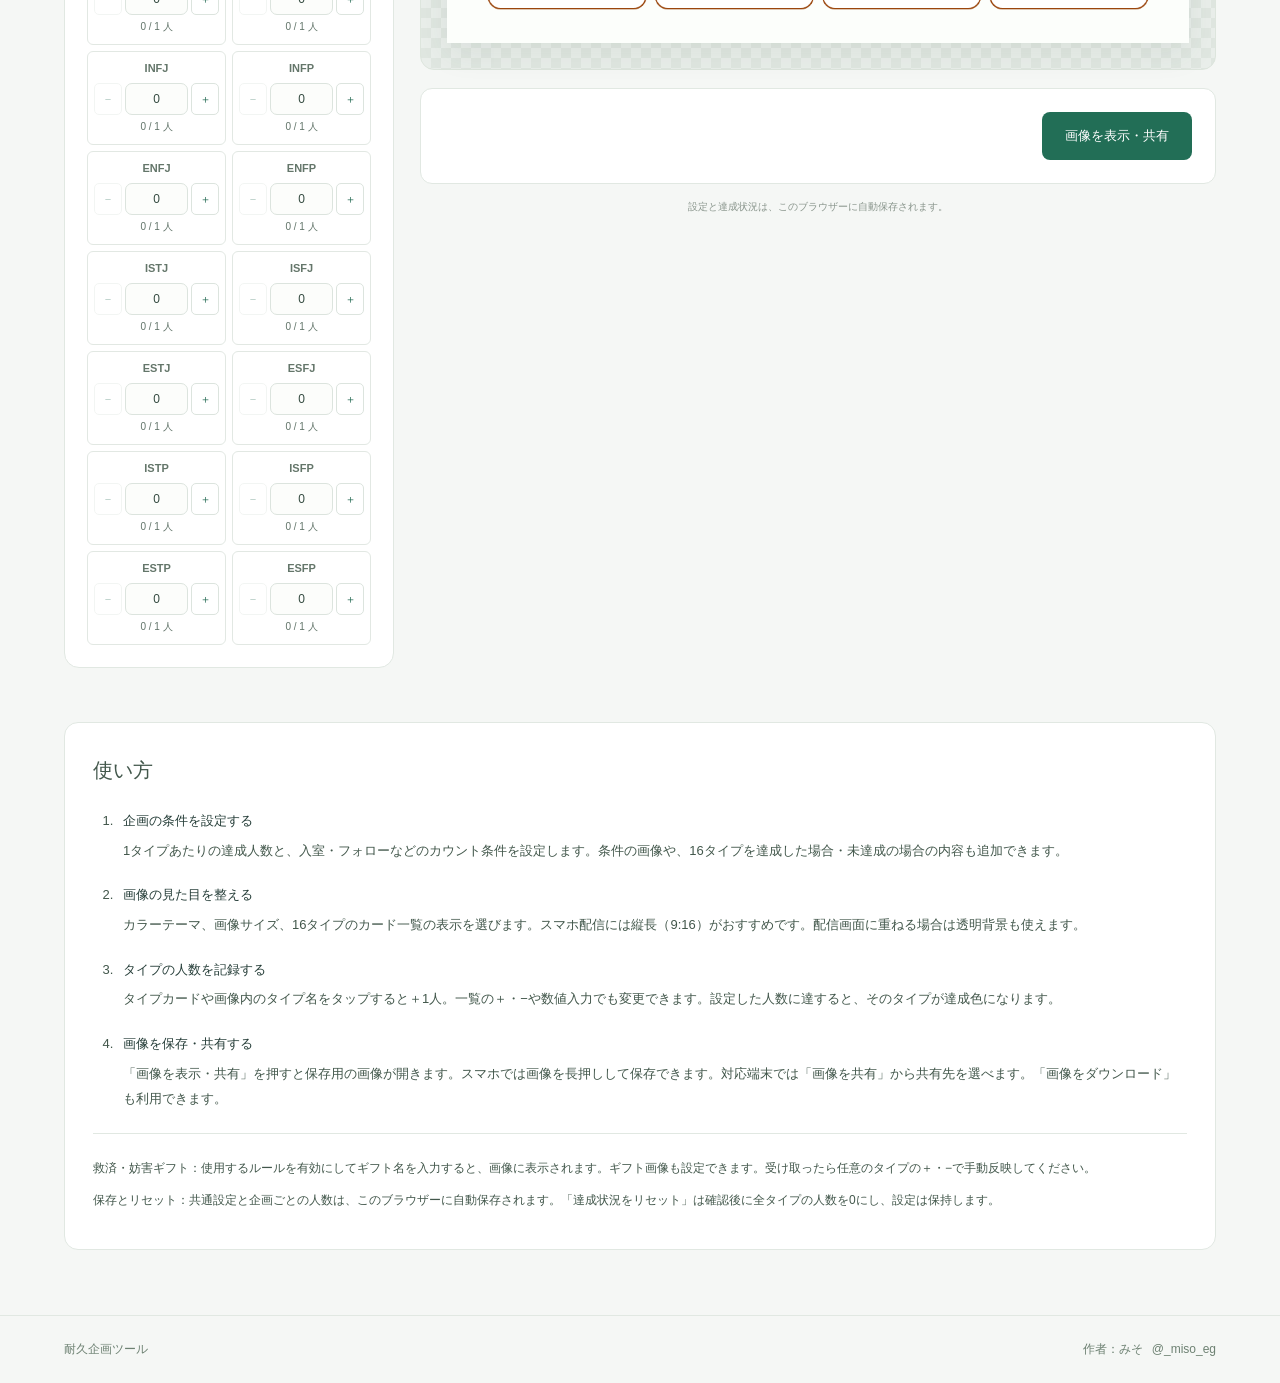
<file: mbti.html>
<!doctype html>
<html lang="ja">
<head>
<meta charset="utf-8"><meta name="viewport" content="width=device-width,initial-scale=1">
<meta name="description" content="配信の耐久企画に使える進捗ボードを作成して、PNG画像で保存できます。">
<title>耐久企画ツール｜MBTI耐久</title>
<link rel="stylesheet" href="./style.css?v=modes-5"><script src="./map-data.js" defer></script><script src="./app.js?v=shared-settings-1" defer></script>
</head>
<body data-project="mbti">
<header class="header"><a class="brand" href="./"><span class="brand-icon">耐</span>耐久企画ツール </a></header>
<main>

<nav class="projects" aria-label="耐久企画"><a class="project" href="./index.html"><span>01</span> 都道府県耐久 <b>47</b></a><a class="project" href="./zodiac.html"><span>02</span> 12星座耐久 <b>12</b></a><a class="project" href="./eto.html"><span>03</span> 干支耐久 <b>12</b></a><a class="project" href="./month.html"><span>04</span> 誕生月耐久 <b>12</b></a><a class="project" href="./birthday.html"><span>05</span> 誕生日耐久 <b>31</b></a><a class="project active" aria-current="page" href="./mbti.html"><span>06</span> MBTI耐久 <b>16</b></a></nav>
<div class="workspace">
<aside class="editor">
<section class="panel"><h2><span>01</span> ボードの設定</h2><p class="help">条件・画像・達成時の内容・救済／妨害・配色・画像サイズは、すべての企画で共通です。人数とボードの表示形式は企画ごとに保存されます。</p><label for="target">達成条件（1タイプあたりの人数）</label><input id="target" type="number" min="1" max="99999" step="1" value="1"><label for="condition-preset">カウント条件</label><select id="condition-preset"><option value="入室">入室</option><option value="フォロー">フォロー</option><option value="バッジ獲得">バッジ獲得</option><option value="バッジ獲得 or 進化">バッジ獲得 or 進化</option><option value="gift">ギフト「(ギフト名)」</option><option value="custom">自由入力</option></select><div id="condition-detail" hidden><label id="condition-detail-label" for="condition">カウント条件の詳細</label><input id="condition" maxlength="80" value="入室" placeholder="カウント条件を入力"></div><p class="help">選択した条件は画像にも表示されます。ギフト名を指定したい場合は「ギフト」を選んでください。</p><label for="condition-image">カウント条件の画像</label><input id="condition-image" type="file" accept="image/png,image/jpeg,image/webp,image/gif"><button id="reset-condition-image" type="button" class="text-button">標準アイコンに戻す</button><p id="condition-image-status" class="help" role="status">画像未設定時は条件に合う標準アイコンを表示します。</p><label for="successAction">16タイプを達成したら</label><input id="successAction" maxlength="60" placeholder="例：限定アイコンフレームプレゼント"><label for="failureAction">16タイプを達成できなかったら</label><input id="failureAction" maxlength="60" placeholder="例：罰ゲームで激辛挑戦"><p class="help">入力した内容だけ画像に表示します。空欄の場合は表示しません。</p><details class="gift-settings"><summary>ギフトでの救済・妨害</summary><label class="check-label"><input id="rescueEnabled" type="checkbox">救済ギフトを表示する</label><div id="rescue-fields" hidden><label for="rescueGift">救済ギフト名</label><input id="rescueGift" maxlength="40" placeholder="例：バラ"><label for="rescue-image">救済ギフトの画像</label><input id="rescue-image" type="file" accept="image/png,image/jpeg,image/webp,image/gif"><button id="rescue-image-reset" type="button" class="text-button">画像を解除</button><p id="rescue-image-status" class="help" role="status">画像は未設定です。</p><p class="help">任意のタイプのカウントを1増やす</p></div><label class="check-label"><input id="obstacleEnabled" type="checkbox">妨害ギフトを表示する</label><div id="obstacle-fields" hidden><label for="obstacleGift">妨害ギフト名</label><input id="obstacleGift" maxlength="40" placeholder="例：いたずらギフト"><label for="obstacle-image">妨害ギフトの画像</label><input id="obstacle-image" type="file" accept="image/png,image/jpeg,image/webp,image/gif"><button id="obstacle-image-reset" type="button" class="text-button">画像を解除</button><p id="obstacle-image-status" class="help" role="status">画像は未設定です。</p><p class="help">任意のタイプのカウントを1減らす</p></div><p class="help">有効にしてギフト名を入力したルールだけ画像に表示します。ギフトを受け取ったら、対象のタイプの＋・−で人数を変更してください。</p></details><div class="setting-row"><label for="theme">カラーテーマ</label><select id="theme"><option value="mint">ミントグリーン</option><option value="blue">ブルー</option><option value="pink">ピンク</option><option value="purple">パープル</option><option value="orange">オレンジ</option></select></div><label for="size">画像サイズ</label><select id="size"><option value="portrait">縦長 · 1080 × 1920（スマホ配信向け）</option><option value="square">正方形 · 1600 × 1600</option><option value="landscape">横長 · 1920 × 1080</option></select><input id="layout" type="hidden" value="map"><label class="check-label"><input id="transparent" type="checkbox">背景を透明にする</label></section>
<section class="panel prefecture-panel"><div class="section-heading"><h2><span>02</span> 達成をチェック</h2><strong id="selected-count">0 / 16</strong></div><p class="help">＋・−や数値入力で人数を変更できます。設定人数に達すると自動で達成になります。</p><input id="search" type="search" placeholder="タイプを検索" aria-label="タイプを検索"><div class="bulk"><button id="all" class="text-button">すべて達成</button><button id="clear" class="text-button">達成状況をリセット</button></div><div id="regions"></div><p id="no-results" hidden>該当するタイプがありません。</p></section>
</aside>
<section class="preview-area" aria-label="画像プレビュー"><div class="preview-toolbar"><div><span class="live-dot"></span><strong>プレビュー</strong><span class="preview-hint">タイプカードをタップして＋1人</span></div><span id="dimensions">1080 × 1920 px</span></div><div class="canvas-stage"><canvas title="タイプカードのタイプをタップすると1人増えます" id="board" width="1080" height="1920" aria-label="タイプ耐久の出力画像"></canvas></div><div class="export-bar"><button id="download" class="primary">画像を表示・共有</button></div><p class="local-note">設定と達成状況は、このブラウザーに自動保存されます。</p><p id="status" role="status" aria-live="polite"></p></section>
</div>
<section class="page-guide" aria-labelledby="guide-title"><h2 id="guide-title">使い方</h2><ol><li><strong>企画の条件を設定する</strong><p>1タイプあたりの達成人数と、入室・フォローなどのカウント条件を設定します。条件の画像や、16タイプを達成した場合・未達成の場合の内容も追加できます。</p></li><li><strong>画像の見た目を整える</strong><p>カラーテーマ、画像サイズ、16タイプのカード一覧の表示を選びます。スマホ配信には縦長（9:16）がおすすめです。配信画面に重ねる場合は透明背景も使えます。</p></li><li><strong>タイプの人数を記録する</strong><p>タイプカードや画像内のタイプ名をタップすると＋1人。一覧の＋・−や数値入力でも変更できます。設定した人数に達すると、そのタイプが達成色になります。</p></li><li><strong>画像を保存・共有する</strong><p>「画像を表示・共有」を押すと保存用の画像が開きます。スマホでは画像を長押しして保存できます。対応端末では「画像を共有」から共有先を選べます。「画像をダウンロード」も利用できます。</p></li></ol><div class="guide-notes"><p><strong>救済・妨害ギフト：</strong>使用するルールを有効にしてギフト名を入力すると、画像に表示されます。ギフト画像も設定できます。受け取ったら任意のタイプの＋・−で手動反映してください。</p><p><strong>保存とリセット：</strong>共通設定と企画ごとの人数は、このブラウザーに自動保存されます。「達成状況をリセット」は確認後に全タイプの人数を0にし、設定は保持します。</p></div></section>
</main><footer class="site-footer"><div>耐久企画ツール</div><div class="author">作者：みそ <span class="author-handle">@_miso_eg</span></div></footer>
<dialog id="crop-dialog" aria-labelledby="crop-title"><h2 id="crop-title">画像をトリミング</h2><p class="help">画像をドラッグして位置を調整し、スライダーで拡大できます。正方形の範囲を切り抜きます。</p><p class="crop-range-label" style="color:#075c40;font-size:12px;font-weight:700;margin:10px 0">緑の枠内が保存されます</p><div class="crop-frame" style="position:relative;border:2px solid #075c40;margin:8px 0 20px"><canvas id="crop-canvas" width="360" height="360" aria-label="画像の切り抜き範囲"></canvas></div><label for="crop-zoom">拡大率</label><input id="crop-zoom" type="range" min="1" max="5" step="0.01" value="1"><div class="crop-moves" aria-label="画像の位置を調整"><button type="button" id="crop-left" aria-label="画像を左へ">←</button><button type="button" id="crop-up" aria-label="画像を上へ">↑</button><button type="button" id="crop-down" aria-label="画像を下へ">↓</button><button type="button" id="crop-right" aria-label="画像を右へ">→</button><button type="button" id="crop-reset">位置をリセット</button></div><div class="image-actions"><button id="crop-apply" type="button" class="primary">この範囲で設定</button><button id="crop-cancel" type="button" class="text-button">キャンセル</button></div></dialog>
<dialog id="image-dialog" aria-labelledby="image-dialog-title"><div class="image-dialog-heading"><h2 id="image-dialog-title">画像を表示・共有</h2><button id="close-image-dialog" type="button" class="text-button">閉じる</button></div><p class="help">画像を長押しして保存できます。対応端末では「画像を共有」から保存先や共有先を選べます。</p><div class="image-actions"><button id="share-image" type="button" class="primary" hidden>画像を共有</button><a id="save-image" class="text-button">画像をダウンロード</a></div><p id="share-status" role="status" class="help"></p><img id="output-image" alt="保存・共有用のタイプ耐久画像"></dialog></body></html>
</file>
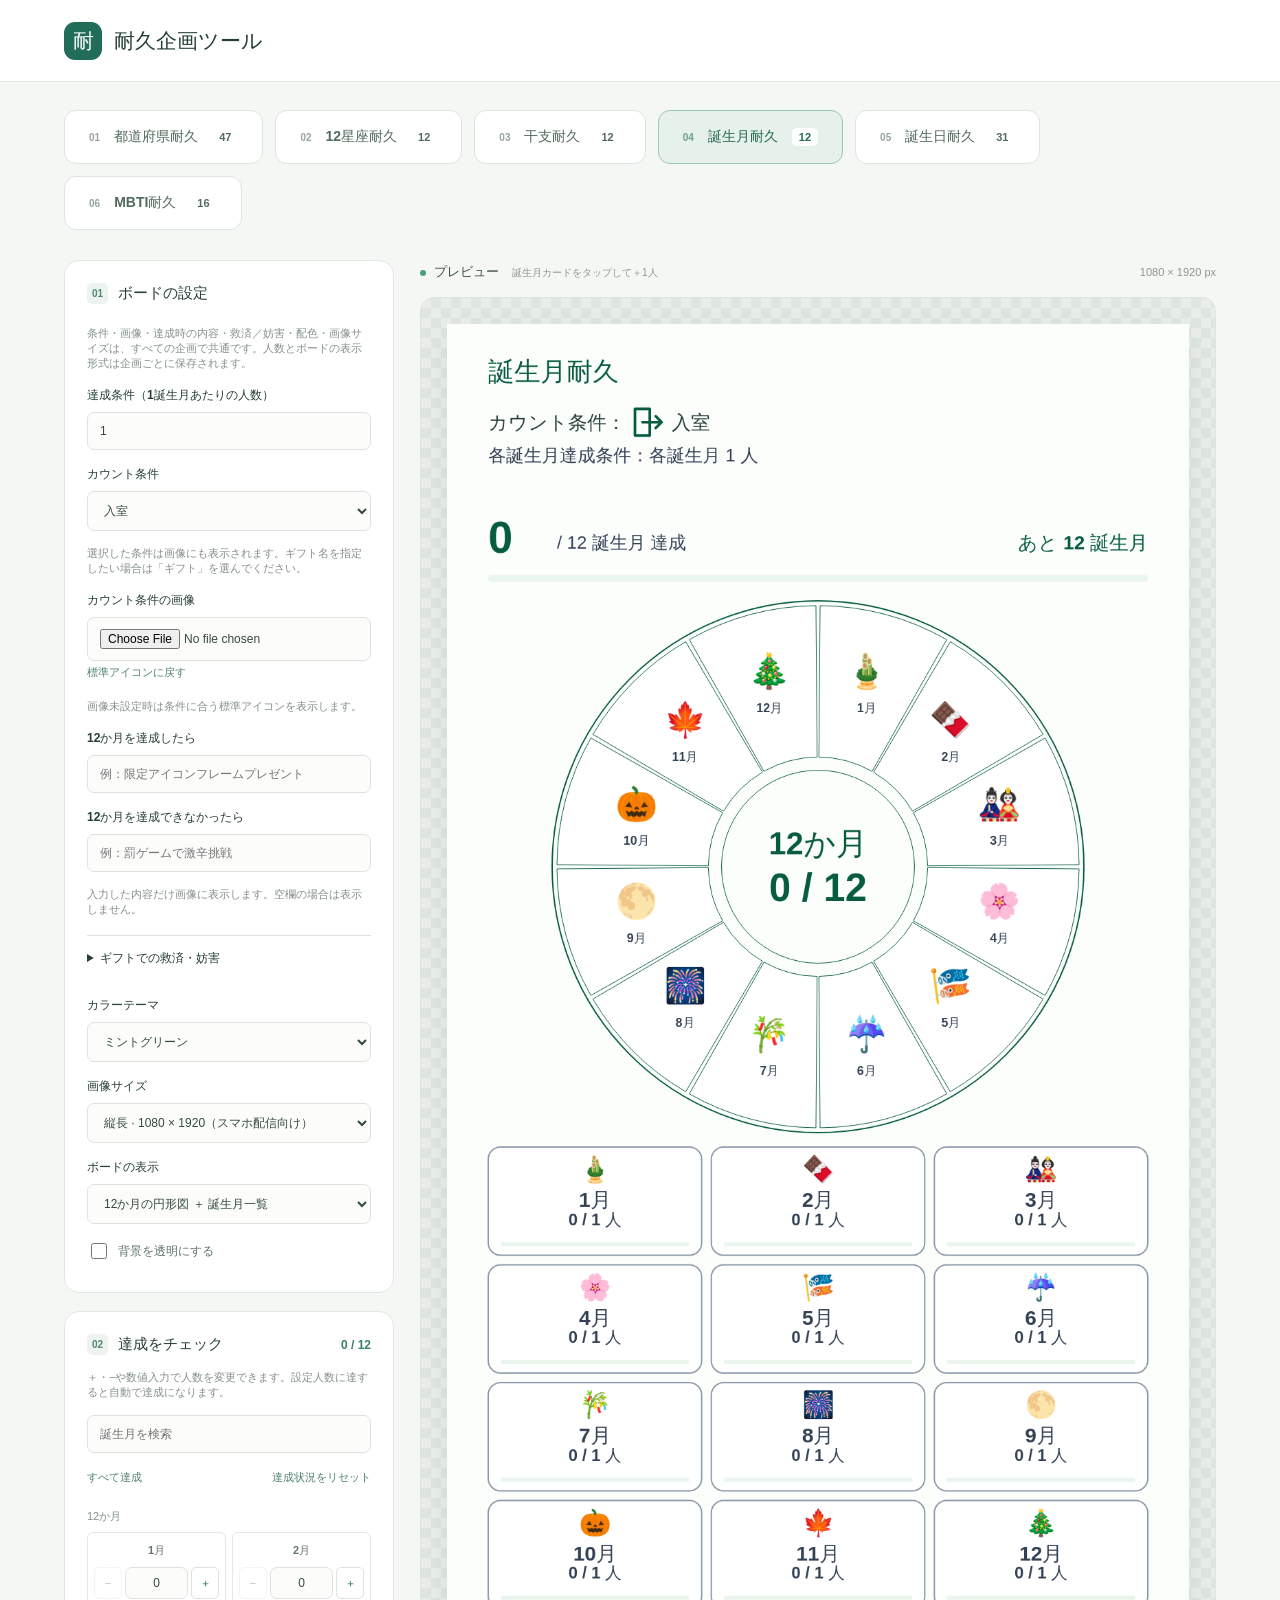
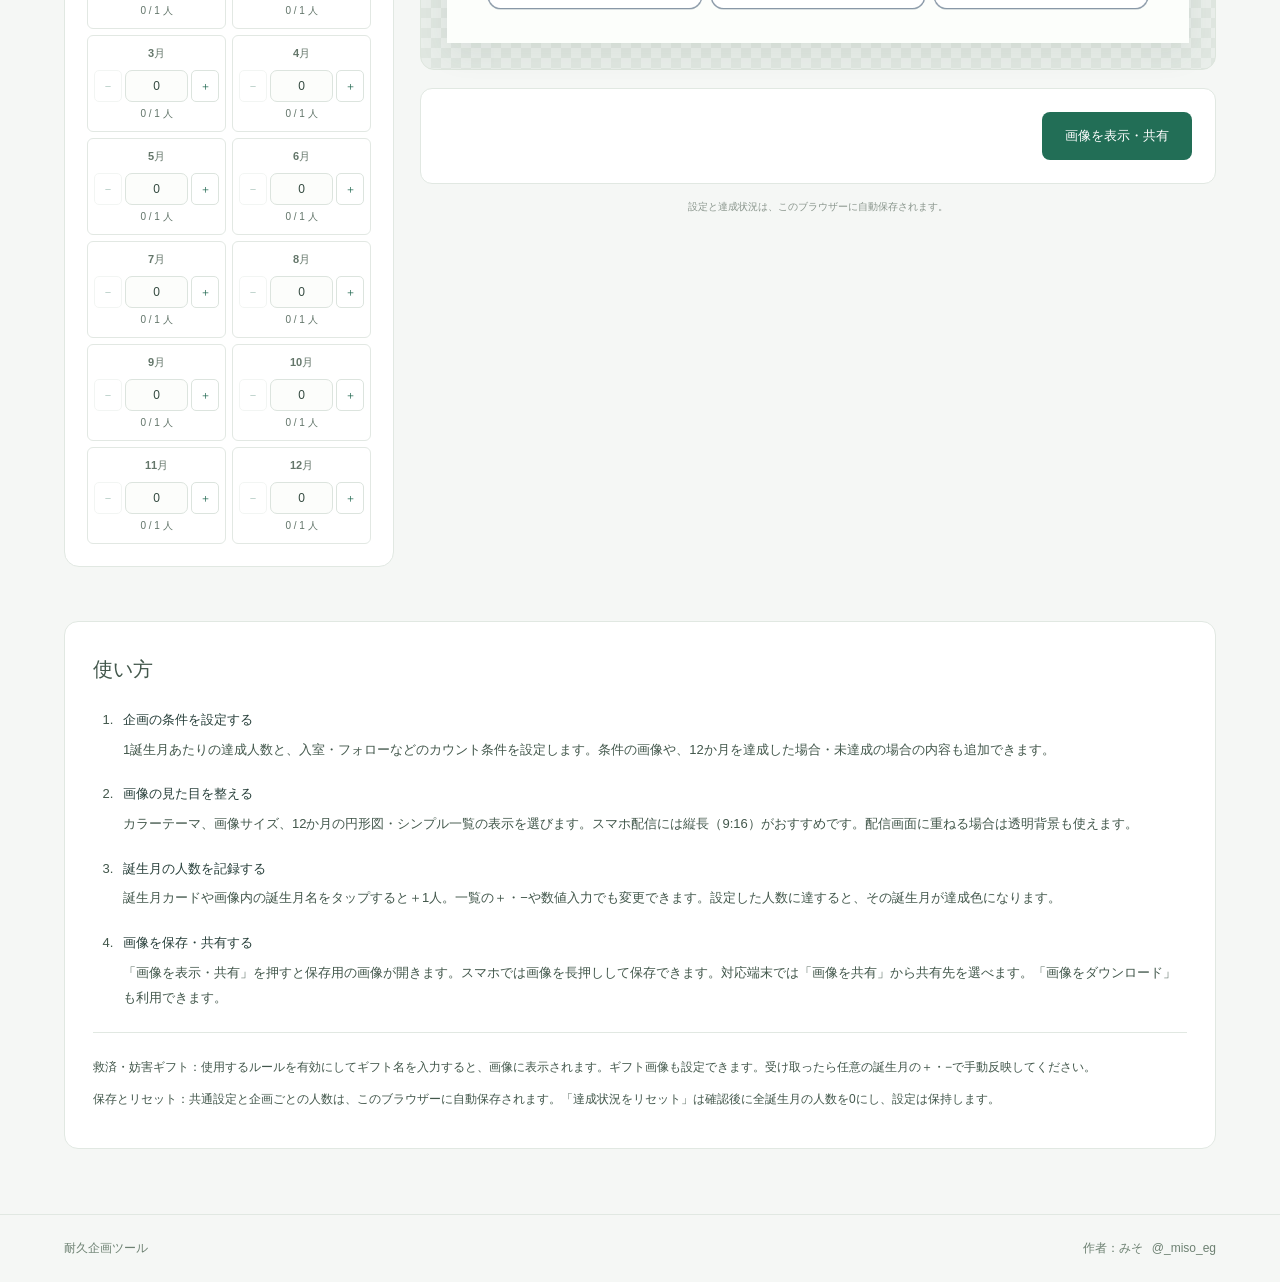
<file: month.html>
<!doctype html>
<html lang="ja">
<head>
<meta charset="utf-8"><meta name="viewport" content="width=device-width,initial-scale=1">
<meta name="description" content="配信の耐久企画に使える進捗ボードを作成して、PNG画像で保存できます。">
<title>耐久企画ツール｜誕生月耐久</title>
<link rel="stylesheet" href="./style.css?v=modes-5"><script src="./map-data.js" defer></script><script src="./app.js?v=shared-settings-1" defer></script>
</head>
<body data-project="month">
<header class="header"><a class="brand" href="./"><span class="brand-icon">耐</span>耐久企画ツール </a></header>
<main>

<nav class="projects" aria-label="耐久企画"><a class="project" href="./index.html"><span>01</span> 都道府県耐久 <b>47</b></a><a class="project" href="./zodiac.html"><span>02</span> 12星座耐久 <b>12</b></a><a class="project" href="./eto.html"><span>03</span> 干支耐久 <b>12</b></a><a class="project active" aria-current="page" href="./month.html"><span>04</span> 誕生月耐久 <b>12</b></a><a class="project" href="./birthday.html"><span>05</span> 誕生日耐久 <b>31</b></a><a class="project" href="./mbti.html"><span>06</span> MBTI耐久 <b>16</b></a></nav>
<div class="workspace">
<aside class="editor">
<section class="panel"><h2><span>01</span> ボードの設定</h2><p class="help">条件・画像・達成時の内容・救済／妨害・配色・画像サイズは、すべての企画で共通です。人数とボードの表示形式は企画ごとに保存されます。</p><label for="target">達成条件（1誕生月あたりの人数）</label><input id="target" type="number" min="1" max="99999" step="1" value="1"><label for="condition-preset">カウント条件</label><select id="condition-preset"><option value="入室">入室</option><option value="フォロー">フォロー</option><option value="バッジ獲得">バッジ獲得</option><option value="バッジ獲得 or 進化">バッジ獲得 or 進化</option><option value="gift">ギフト「(ギフト名)」</option><option value="custom">自由入力</option></select><div id="condition-detail" hidden><label id="condition-detail-label" for="condition">カウント条件の詳細</label><input id="condition" maxlength="80" value="入室" placeholder="カウント条件を入力"></div><p class="help">選択した条件は画像にも表示されます。ギフト名を指定したい場合は「ギフト」を選んでください。</p><label for="condition-image">カウント条件の画像</label><input id="condition-image" type="file" accept="image/png,image/jpeg,image/webp,image/gif"><button id="reset-condition-image" type="button" class="text-button">標準アイコンに戻す</button><p id="condition-image-status" class="help" role="status">画像未設定時は条件に合う標準アイコンを表示します。</p><label for="successAction">12か月を達成したら</label><input id="successAction" maxlength="60" placeholder="例：限定アイコンフレームプレゼント"><label for="failureAction">12か月を達成できなかったら</label><input id="failureAction" maxlength="60" placeholder="例：罰ゲームで激辛挑戦"><p class="help">入力した内容だけ画像に表示します。空欄の場合は表示しません。</p><details class="gift-settings"><summary>ギフトでの救済・妨害</summary><label class="check-label"><input id="rescueEnabled" type="checkbox">救済ギフトを表示する</label><div id="rescue-fields" hidden><label for="rescueGift">救済ギフト名</label><input id="rescueGift" maxlength="40" placeholder="例：バラ"><label for="rescue-image">救済ギフトの画像</label><input id="rescue-image" type="file" accept="image/png,image/jpeg,image/webp,image/gif"><button id="rescue-image-reset" type="button" class="text-button">画像を解除</button><p id="rescue-image-status" class="help" role="status">画像は未設定です。</p><p class="help">任意の誕生月のカウントを1増やす</p></div><label class="check-label"><input id="obstacleEnabled" type="checkbox">妨害ギフトを表示する</label><div id="obstacle-fields" hidden><label for="obstacleGift">妨害ギフト名</label><input id="obstacleGift" maxlength="40" placeholder="例：いたずらギフト"><label for="obstacle-image">妨害ギフトの画像</label><input id="obstacle-image" type="file" accept="image/png,image/jpeg,image/webp,image/gif"><button id="obstacle-image-reset" type="button" class="text-button">画像を解除</button><p id="obstacle-image-status" class="help" role="status">画像は未設定です。</p><p class="help">任意の誕生月のカウントを1減らす</p></div><p class="help">有効にしてギフト名を入力したルールだけ画像に表示します。ギフトを受け取ったら、対象の誕生月の＋・−で人数を変更してください。</p></details><div class="setting-row"><label for="theme">カラーテーマ</label><select id="theme"><option value="mint">ミントグリーン</option><option value="blue">ブルー</option><option value="pink">ピンク</option><option value="purple">パープル</option><option value="orange">オレンジ</option></select></div><label for="size">画像サイズ</label><select id="size"><option value="portrait">縦長 · 1080 × 1920（スマホ配信向け）</option><option value="square">正方形 · 1600 × 1600</option><option value="landscape">横長 · 1920 × 1080</option></select><label for="layout">ボードの表示</label><select id="layout"><option value="map">12か月の円形図 ＋ 誕生月一覧</option><option value="list">シンプル一覧</option></select><label class="check-label"><input id="transparent" type="checkbox">背景を透明にする</label></section>
<section class="panel prefecture-panel"><div class="section-heading"><h2><span>02</span> 達成をチェック</h2><strong id="selected-count">0 / 12</strong></div><p class="help">＋・−や数値入力で人数を変更できます。設定人数に達すると自動で達成になります。</p><input id="search" type="search" placeholder="誕生月を検索" aria-label="誕生月を検索"><div class="bulk"><button id="all" class="text-button">すべて達成</button><button id="clear" class="text-button">達成状況をリセット</button></div><div id="regions"></div><p id="no-results" hidden>該当する誕生月がありません。</p></section>
</aside>
<section class="preview-area" aria-label="画像プレビュー"><div class="preview-toolbar"><div><span class="live-dot"></span><strong>プレビュー</strong><span class="preview-hint">誕生月カードをタップして＋1人</span></div><span id="dimensions">1080 × 1920 px</span></div><div class="canvas-stage"><canvas title="誕生月カードの誕生月をタップすると1人増えます" id="board" width="1080" height="1920" aria-label="誕生月耐久の出力画像"></canvas></div><div class="export-bar"><button id="download" class="primary">画像を表示・共有</button></div><p class="local-note">設定と達成状況は、このブラウザーに自動保存されます。</p><p id="status" role="status" aria-live="polite"></p></section>
</div>
<section class="page-guide" aria-labelledby="guide-title"><h2 id="guide-title">使い方</h2><ol><li><strong>企画の条件を設定する</strong><p>1誕生月あたりの達成人数と、入室・フォローなどのカウント条件を設定します。条件の画像や、12か月を達成した場合・未達成の場合の内容も追加できます。</p></li><li><strong>画像の見た目を整える</strong><p>カラーテーマ、画像サイズ、12か月の円形図・シンプル一覧の表示を選びます。スマホ配信には縦長（9:16）がおすすめです。配信画面に重ねる場合は透明背景も使えます。</p></li><li><strong>誕生月の人数を記録する</strong><p>誕生月カードや画像内の誕生月名をタップすると＋1人。一覧の＋・−や数値入力でも変更できます。設定した人数に達すると、その誕生月が達成色になります。</p></li><li><strong>画像を保存・共有する</strong><p>「画像を表示・共有」を押すと保存用の画像が開きます。スマホでは画像を長押しして保存できます。対応端末では「画像を共有」から共有先を選べます。「画像をダウンロード」も利用できます。</p></li></ol><div class="guide-notes"><p><strong>救済・妨害ギフト：</strong>使用するルールを有効にしてギフト名を入力すると、画像に表示されます。ギフト画像も設定できます。受け取ったら任意の誕生月の＋・−で手動反映してください。</p><p><strong>保存とリセット：</strong>共通設定と企画ごとの人数は、このブラウザーに自動保存されます。「達成状況をリセット」は確認後に全誕生月の人数を0にし、設定は保持します。</p></div></section>
</main><footer class="site-footer"><div>耐久企画ツール</div><div class="author">作者：みそ <span class="author-handle">@_miso_eg</span></div></footer>
<dialog id="crop-dialog" aria-labelledby="crop-title"><h2 id="crop-title">画像をトリミング</h2><p class="help">画像をドラッグして位置を調整し、スライダーで拡大できます。正方形の範囲を切り抜きます。</p><p class="crop-range-label" style="color:#075c40;font-size:12px;font-weight:700;margin:10px 0">緑の枠内が保存されます</p><div class="crop-frame" style="position:relative;border:2px solid #075c40;margin:8px 0 20px"><canvas id="crop-canvas" width="360" height="360" aria-label="画像の切り抜き範囲"></canvas></div><label for="crop-zoom">拡大率</label><input id="crop-zoom" type="range" min="1" max="5" step="0.01" value="1"><div class="crop-moves" aria-label="画像の位置を調整"><button type="button" id="crop-left" aria-label="画像を左へ">←</button><button type="button" id="crop-up" aria-label="画像を上へ">↑</button><button type="button" id="crop-down" aria-label="画像を下へ">↓</button><button type="button" id="crop-right" aria-label="画像を右へ">→</button><button type="button" id="crop-reset">位置をリセット</button></div><div class="image-actions"><button id="crop-apply" type="button" class="primary">この範囲で設定</button><button id="crop-cancel" type="button" class="text-button">キャンセル</button></div></dialog>
<dialog id="image-dialog" aria-labelledby="image-dialog-title"><div class="image-dialog-heading"><h2 id="image-dialog-title">画像を表示・共有</h2><button id="close-image-dialog" type="button" class="text-button">閉じる</button></div><p class="help">画像を長押しして保存できます。対応端末では「画像を共有」から保存先や共有先を選べます。</p><div class="image-actions"><button id="share-image" type="button" class="primary" hidden>画像を共有</button><a id="save-image" class="text-button">画像をダウンロード</a></div><p id="share-status" role="status" class="help"></p><img id="output-image" alt="保存・共有用の誕生月耐久画像"></dialog></body></html>
</file>
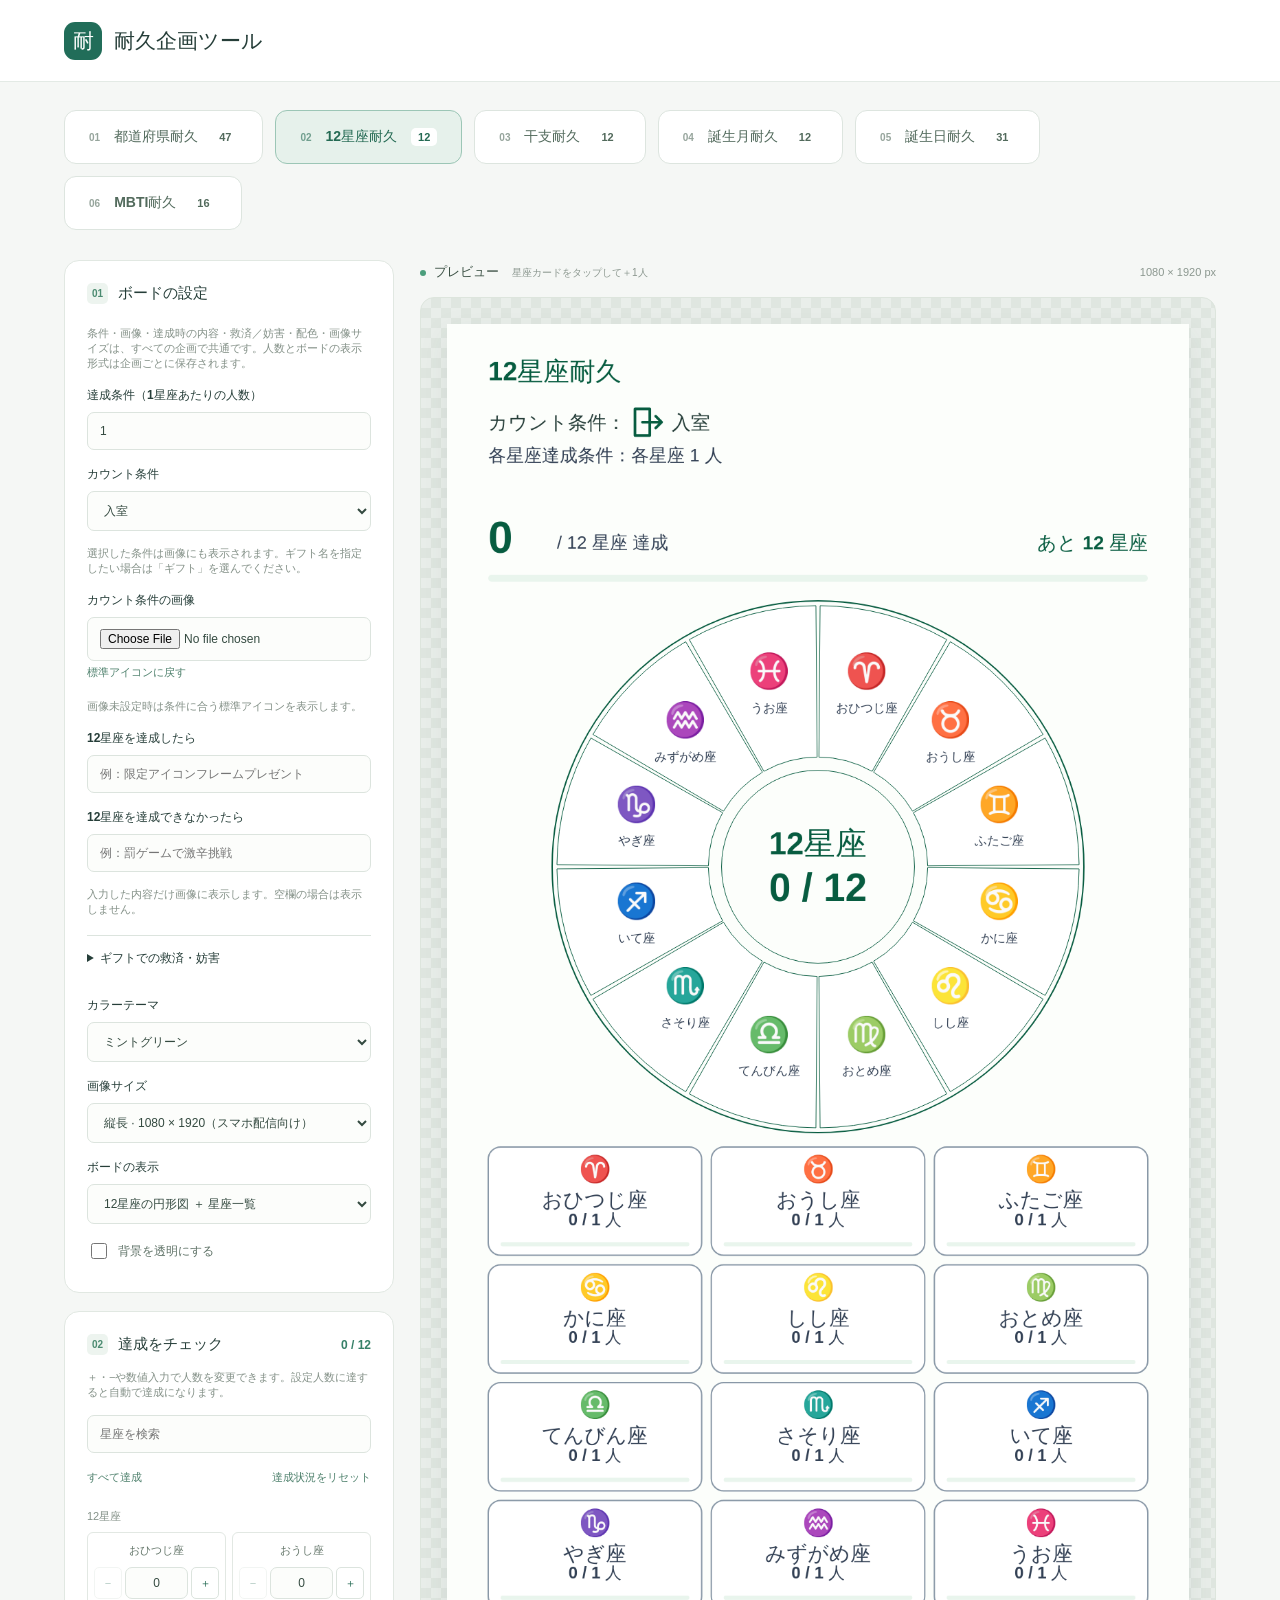
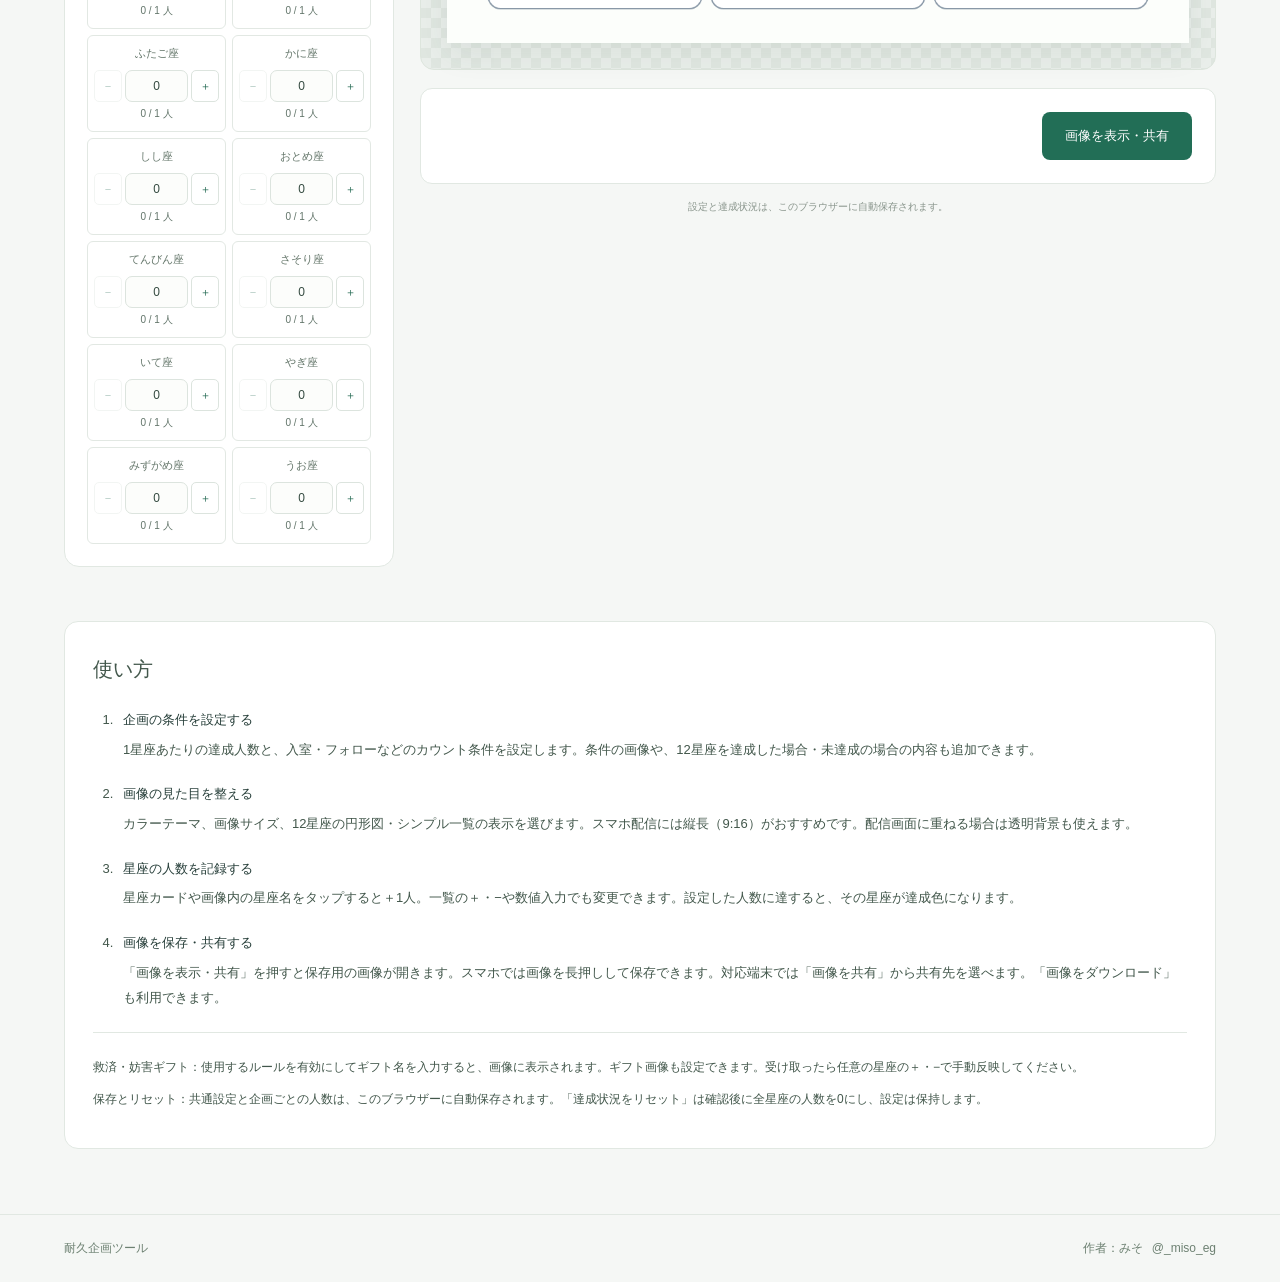
<file: zodiac.html>
<!doctype html>
<html lang="ja">
<head>
<meta charset="utf-8"><meta name="viewport" content="width=device-width,initial-scale=1">
<meta name="description" content="配信の耐久企画に使える進捗ボードを作成して、PNG画像で保存できます。">
<title>耐久企画ツール｜12星座耐久</title>
<link rel="stylesheet" href="./style.css?v=modes-5"><script src="./map-data.js" defer></script><script src="./app.js?v=shared-settings-1" defer></script>
</head>
<body data-project="zodiac">
<header class="header"><a class="brand" href="./"><span class="brand-icon">耐</span>耐久企画ツール </a></header>
<main>

<nav class="projects" aria-label="耐久企画"><a class="project" href="./index.html"><span>01</span> 都道府県耐久 <b>47</b></a><a class="project active" aria-current="page" href="./zodiac.html"><span>02</span> 12星座耐久 <b>12</b></a><a class="project" href="./eto.html"><span>03</span> 干支耐久 <b>12</b></a><a class="project" href="./month.html"><span>04</span> 誕生月耐久 <b>12</b></a><a class="project" href="./birthday.html"><span>05</span> 誕生日耐久 <b>31</b></a><a class="project" href="./mbti.html"><span>06</span> MBTI耐久 <b>16</b></a></nav>
<div class="workspace">
<aside class="editor">
<section class="panel"><h2><span>01</span> ボードの設定</h2><p class="help">条件・画像・達成時の内容・救済／妨害・配色・画像サイズは、すべての企画で共通です。人数とボードの表示形式は企画ごとに保存されます。</p><label for="target">達成条件（1星座あたりの人数）</label><input id="target" type="number" min="1" max="99999" step="1" value="1"><label for="condition-preset">カウント条件</label><select id="condition-preset"><option value="入室">入室</option><option value="フォロー">フォロー</option><option value="バッジ獲得">バッジ獲得</option><option value="バッジ獲得 or 進化">バッジ獲得 or 進化</option><option value="gift">ギフト「(ギフト名)」</option><option value="custom">自由入力</option></select><div id="condition-detail" hidden><label id="condition-detail-label" for="condition">カウント条件の詳細</label><input id="condition" maxlength="80" value="入室" placeholder="カウント条件を入力"></div><p class="help">選択した条件は画像にも表示されます。ギフト名を指定したい場合は「ギフト」を選んでください。</p><label for="condition-image">カウント条件の画像</label><input id="condition-image" type="file" accept="image/png,image/jpeg,image/webp,image/gif"><button id="reset-condition-image" type="button" class="text-button">標準アイコンに戻す</button><p id="condition-image-status" class="help" role="status">画像未設定時は条件に合う標準アイコンを表示します。</p><label for="successAction">12星座を達成したら</label><input id="successAction" maxlength="60" placeholder="例：限定アイコンフレームプレゼント"><label for="failureAction">12星座を達成できなかったら</label><input id="failureAction" maxlength="60" placeholder="例：罰ゲームで激辛挑戦"><p class="help">入力した内容だけ画像に表示します。空欄の場合は表示しません。</p><details class="gift-settings"><summary>ギフトでの救済・妨害</summary><label class="check-label"><input id="rescueEnabled" type="checkbox">救済ギフトを表示する</label><div id="rescue-fields" hidden><label for="rescueGift">救済ギフト名</label><input id="rescueGift" maxlength="40" placeholder="例：バラ"><label for="rescue-image">救済ギフトの画像</label><input id="rescue-image" type="file" accept="image/png,image/jpeg,image/webp,image/gif"><button id="rescue-image-reset" type="button" class="text-button">画像を解除</button><p id="rescue-image-status" class="help" role="status">画像は未設定です。</p><p class="help">任意の星座のカウントを1増やす</p></div><label class="check-label"><input id="obstacleEnabled" type="checkbox">妨害ギフトを表示する</label><div id="obstacle-fields" hidden><label for="obstacleGift">妨害ギフト名</label><input id="obstacleGift" maxlength="40" placeholder="例：いたずらギフト"><label for="obstacle-image">妨害ギフトの画像</label><input id="obstacle-image" type="file" accept="image/png,image/jpeg,image/webp,image/gif"><button id="obstacle-image-reset" type="button" class="text-button">画像を解除</button><p id="obstacle-image-status" class="help" role="status">画像は未設定です。</p><p class="help">任意の星座のカウントを1減らす</p></div><p class="help">有効にしてギフト名を入力したルールだけ画像に表示します。ギフトを受け取ったら、対象の星座の＋・−で人数を変更してください。</p></details><div class="setting-row"><label for="theme">カラーテーマ</label><select id="theme"><option value="mint">ミントグリーン</option><option value="blue">ブルー</option><option value="pink">ピンク</option><option value="purple">パープル</option><option value="orange">オレンジ</option></select></div><label for="size">画像サイズ</label><select id="size"><option value="portrait">縦長 · 1080 × 1920（スマホ配信向け）</option><option value="square">正方形 · 1600 × 1600</option><option value="landscape">横長 · 1920 × 1080</option></select><label for="layout">ボードの表示</label><select id="layout"><option value="map">12星座の円形図 ＋ 星座一覧</option><option value="list">シンプル一覧</option></select><label class="check-label"><input id="transparent" type="checkbox">背景を透明にする</label></section>
<section class="panel prefecture-panel"><div class="section-heading"><h2><span>02</span> 達成をチェック</h2><strong id="selected-count">0 / 12</strong></div><p class="help">＋・−や数値入力で人数を変更できます。設定人数に達すると自動で達成になります。</p><input id="search" type="search" placeholder="星座を検索" aria-label="星座を検索"><div class="bulk"><button id="all" class="text-button">すべて達成</button><button id="clear" class="text-button">達成状況をリセット</button></div><div id="regions"></div><p id="no-results" hidden>該当する星座がありません。</p></section>
</aside>
<section class="preview-area" aria-label="画像プレビュー"><div class="preview-toolbar"><div><span class="live-dot"></span><strong>プレビュー</strong><span class="preview-hint">星座カードをタップして＋1人</span></div><span id="dimensions">1080 × 1920 px</span></div><div class="canvas-stage"><canvas title="星座カードの星座をタップすると1人増えます" id="board" width="1080" height="1920" aria-label="星座耐久の出力画像"></canvas></div><div class="export-bar"><button id="download" class="primary">画像を表示・共有</button></div><p class="local-note">設定と達成状況は、このブラウザーに自動保存されます。</p><p id="status" role="status" aria-live="polite"></p></section>
</div>
<section class="page-guide" aria-labelledby="guide-title"><h2 id="guide-title">使い方</h2><ol><li><strong>企画の条件を設定する</strong><p>1星座あたりの達成人数と、入室・フォローなどのカウント条件を設定します。条件の画像や、12星座を達成した場合・未達成の場合の内容も追加できます。</p></li><li><strong>画像の見た目を整える</strong><p>カラーテーマ、画像サイズ、12星座の円形図・シンプル一覧の表示を選びます。スマホ配信には縦長（9:16）がおすすめです。配信画面に重ねる場合は透明背景も使えます。</p></li><li><strong>星座の人数を記録する</strong><p>星座カードや画像内の星座名をタップすると＋1人。一覧の＋・−や数値入力でも変更できます。設定した人数に達すると、その星座が達成色になります。</p></li><li><strong>画像を保存・共有する</strong><p>「画像を表示・共有」を押すと保存用の画像が開きます。スマホでは画像を長押しして保存できます。対応端末では「画像を共有」から共有先を選べます。「画像をダウンロード」も利用できます。</p></li></ol><div class="guide-notes"><p><strong>救済・妨害ギフト：</strong>使用するルールを有効にしてギフト名を入力すると、画像に表示されます。ギフト画像も設定できます。受け取ったら任意の星座の＋・−で手動反映してください。</p><p><strong>保存とリセット：</strong>共通設定と企画ごとの人数は、このブラウザーに自動保存されます。「達成状況をリセット」は確認後に全星座の人数を0にし、設定は保持します。</p></div></section>
</main><footer class="site-footer"><div>耐久企画ツール</div><div class="author">作者：みそ <span class="author-handle">@_miso_eg</span></div></footer>
<dialog id="crop-dialog" aria-labelledby="crop-title"><h2 id="crop-title">画像をトリミング</h2><p class="help">画像をドラッグして位置を調整し、スライダーで拡大できます。正方形の範囲を切り抜きます。</p><p class="crop-range-label" style="color:#075c40;font-size:12px;font-weight:700;margin:10px 0">緑の枠内が保存されます</p><div class="crop-frame" style="position:relative;border:2px solid #075c40;margin:8px 0 20px"><canvas id="crop-canvas" width="360" height="360" aria-label="画像の切り抜き範囲"></canvas></div><label for="crop-zoom">拡大率</label><input id="crop-zoom" type="range" min="1" max="5" step="0.01" value="1"><div class="crop-moves" aria-label="画像の位置を調整"><button type="button" id="crop-left" aria-label="画像を左へ">←</button><button type="button" id="crop-up" aria-label="画像を上へ">↑</button><button type="button" id="crop-down" aria-label="画像を下へ">↓</button><button type="button" id="crop-right" aria-label="画像を右へ">→</button><button type="button" id="crop-reset">位置をリセット</button></div><div class="image-actions"><button id="crop-apply" type="button" class="primary">この範囲で設定</button><button id="crop-cancel" type="button" class="text-button">キャンセル</button></div></dialog>
<dialog id="image-dialog" aria-labelledby="image-dialog-title"><div class="image-dialog-heading"><h2 id="image-dialog-title">画像を表示・共有</h2><button id="close-image-dialog" type="button" class="text-button">閉じる</button></div><p class="help">画像を長押しして保存できます。対応端末では「画像を共有」から保存先や共有先を選べます。</p><div class="image-actions"><button id="share-image" type="button" class="primary" hidden>画像を共有</button><a id="save-image" class="text-button">画像をダウンロード</a></div><p id="share-status" role="status" class="help"></p><img id="output-image" alt="保存・共有用の星座耐久画像"></dialog></body></html>
</file>
<file: style.css>
:root{font-family:"Yu Gothic UI","Meiryo",sans-serif;color:#263e39;background:#f5f7f5;font-synthesis:none}*{box-sizing:border-box}body{margin:0}button,input,select{font:inherit}button{cursor:pointer}button:focus-visible,a:focus-visible,input:focus-visible,select:focus-visible,summary:focus-visible{outline:3px solid #35a88b;outline-offset:3px}.header{height:82px;padding:0 5%;background:white;border-bottom:1px solid #e3eae5;display:flex;align-items:center;justify-content:space-between}.brand{text-decoration:none;color:#263e39;font-weight:800;font-size:21px;display:flex;gap:12px;align-items:center}.brand-icon{display:grid;place-items:center;background:#216d59;color:white;border-radius:11px;width:38px;height:38px;font-size:21px}.beta{font-size:9px;color:#798b82;letter-spacing:1.5px;margin-left:10px}.header-note{font-size:12px;color:#7d8b83}main{max-width:1440px;margin:auto;padding:45px 5% 65px}.eyebrow{font-size:11px;letter-spacing:2.5px;color:#39866d;font-weight:700}.intro h1{font-size:36px;letter-spacing:1px;margin:12px 0}.intro>p:last-child{font-size:14px;color:#74847b}.projects{display:flex;gap:12px;margin:30px 0}.project{border:1px solid #dde5df;background:#fff;padding:17px 24px;border-radius:12px;font-size:14px;font-weight:700;color:#8d9892;display:flex;align-items:center;gap:14px}.project>span{font-size:10px;opacity:.6}.project.active{background:#e6f1eb;border-color:#9cc6b6;color:#246a53}.project b{font-size:11px;background:#fff;border-radius:5px;padding:3px 7px}.project small{font-size:10px;font-weight:400}.project:disabled{cursor:default}.workspace{display:grid;grid-template-columns:330px minmax(0,1fr);gap:26px;align-items:start}.panel{background:white;border:1px solid #e1e8e2;border-radius:15px;padding:22px;margin-bottom:18px}h2{font-size:15px;margin:0 0 22px;display:flex;gap:10px;align-items:center}h2 span{font-size:10px;color:#4c8b71;background:#edf4ef;border-radius:5px;padding:5px}label{display:block;font-size:12px;font-weight:600;margin:16px 0 8px}input:not([type=checkbox]),select{width:100%;border:1px solid #dce4de;border-radius:7px;padding:11px 12px;color:#344a40;background:#fcfdfb;font-size:12px}.check-label{display:flex;align-items:center;gap:8px;font-weight:400;color:#617469}.check-label input{accent-color:#23765c;width:16px;height:16px}.section-heading{display:flex;align-items:center;justify-content:space-between}.section-heading h2{margin-bottom:0}.section-heading strong{font-size:12px;color:#368068}.help{font-size:11px;color:#849188;margin:15px 0}.bulk{display:flex;justify-content:space-between;margin:13px 0 20px}.text-button{border:0;background:none;color:#50826e;font-size:11px;padding:4px 0}.region{margin-top:18px}.region-title{font-size:11px;color:#849188;font-weight:500;margin:0 0 8px}.pref-grid{display:grid;grid-template-columns:repeat(3,1fr);gap:6px}.pref{border:1px solid #e2e8e3;border-radius:6px;padding:9px 2px;background:white;font-size:11px;color:#64766a}.pref[aria-pressed=true]{background:#e8f3ec;border-color:#9ccbb5;color:#226b51;font-weight:700}.pref[aria-pressed=true]:before{content:'✓ ';font-size:10px}.preview-area{position:sticky;top:22px}.preview-toolbar{display:flex;justify-content:space-between;align-items:center;margin:3px 0 16px;font-size:11px;color:#8b978f}.preview-toolbar strong{font-size:13px;color:#3c5145}.preview-hint{margin-left:13px;font-size:10px}.live-dot{display:inline-block;width:6px;height:6px;background:#4b9e7c;border-radius:50%;margin-right:8px}.canvas-stage{background-color:#e9eeea;background-image:linear-gradient(45deg,#dfe6e0 25%,transparent 25%),linear-gradient(-45deg,#dfe6e0 25%,transparent 25%),linear-gradient(45deg,transparent 75%,#dfe6e0 75%),linear-gradient(-45deg,transparent 75%,#dfe6e0 75%);background-size:20px 20px;background-position:0 0,0 10px,10px -10px,-10px 0;padding:26px;border:1px solid #dde5dd;border-radius:14px;min-height:360px;display:flex;justify-content:center;align-items:center}canvas{width:100%;height:auto;display:block;box-shadow:0 10px 30px #324d3a15;max-height:70vh;object-fit:contain}.export-bar{background:white;padding:23px;border:1px solid #e1e8e2;border-radius:12px;margin-top:18px;display:flex;align-items:center;justify-content:space-between;gap:15px}.export-bar strong{font-size:14px}.export-bar p{font-size:11px;color:#89958c;margin:7px 0 0}.primary{border:0;border-radius:8px;background:#226e56;color:white;font-size:13px;font-weight:700;padding:15px 23px;white-space:nowrap}.primary:hover{background:#17523f}.local-note{font-size:10px;color:#89958c;text-align:center;margin-top:16px}#status{font-size:12px;color:#287458;text-align:center;min-height:18px}.usage{font-size:12px;color:#78887b;border-top:1px solid #e1e8e2;padding:16px 0;line-height:1.8}.usage summary{cursor:pointer}footer{border-top:1px solid #e1e8e2;padding:25px 5%;font-size:12px;color:#6d8172}footer span{float:right;font-size:10px}@media(min-width:1500px){main{padding-left:35px;padding-right:35px}}@media(max-width:1050px){.workspace{grid-template-columns:285px minmax(0,1fr)}.export-bar{flex-direction:column;align-items:stretch}.primary{text-align:center}.preview-hint{display:none}.canvas-stage{padding:16px;min-height:250px}}@media(max-width:720px){.header{height:68px}.header-note,.beta{display:none}main{padding:25px 5%}.intro h1{font-size:28px}.intro>p:last-child{font-size:12px;line-height:1.8}.projects{gap:7px}.project{padding:13px 10px;font-size:11px;gap:5px;flex:1;justify-content:center}.project>span,.project b{display:none}.project small{font-size:9px}.workspace{display:flex;flex-direction:column}.editor,.preview-area{width:100%}.preview-area{position:static;order:-1}.canvas-stage{min-height:180px;padding:12px}.export-bar{flex-direction:row;padding:15px}.export-bar strong{font-size:11px}.export-bar p{display:none}.primary{padding:13px;font-size:11px}.pref-grid{grid-template-columns:repeat(4,1fr)}.pref{padding:12px 4px}.panel{padding:20px}.preview-toolbar{font-size:10px}footer span{display:none}}
/* Match the displayed canvas bounds to its bitmap for accurate map taps. */
canvas{width:auto;max-width:100%;max-height:70vh;height:auto;object-fit:initial}
.canvas-stage{min-height:0}
@media(max-width:720px){canvas{max-height:none;width:100%;height:auto}.canvas-stage{padding:10px}}
.counter-card{padding:10px 6px;cursor:default;text-align:center;min-width:0}.counter-card strong{display:block;font-size:11px}.counter-card.achieved{background:#e8f3ec;border-color:#9ccbb5;color:#226b51}.counter-controls{display:flex;align-items:center;gap:3px;margin:9px 0 5px}.counter-controls button{border:1px solid #dce4de;background:white;color:#246a53;border-radius:5px;min-width:28px;height:32px;padding:0}.counter-controls button:disabled{opacity:.35;cursor:default}.counter-controls input[type=number]{min-width:0;padding:5px 0;text-align:center;height:32px;appearance:textfield;-moz-appearance:textfield}.counter-controls input::-webkit-inner-spin-button,.counter-controls input::-webkit-outer-spin-button{-webkit-appearance:none;margin:0}.counter-progress{font-size:10px;color:#617469}.pref-grid{grid-template-columns:repeat(2,minmax(0,1fr))}@media(max-width:720px){.pref-grid{grid-template-columns:repeat(3,minmax(0,1fr))}.counter-controls button{min-width:30px;min-height:38px}.counter-controls input[type=number]{height:38px}}

/* Fill the preview width; tall images scroll naturally with the page. */
.canvas-stage canvas{width:100%;max-width:100%;height:auto;max-height:none}
.preview-area{position:static}

.export-bar{justify-content:flex-end}
#image-dialog{width:min(900px,94vw);max-height:92vh;border:1px solid #dce4de;border-radius:14px;padding:22px;color:#263e39;background:#fff;overflow:auto}
#image-dialog::backdrop{background:#172c26b3}
.image-dialog-heading{display:flex;align-items:center;justify-content:space-between;gap:16px}.image-dialog-heading h2{margin:0}
.image-actions{display:flex;align-items:center;gap:20px;margin:16px 0}
#output-image{display:block;width:100%;height:auto;background-color:#eef1ed;background-image:conic-gradient(#dbe2dd 25%,transparent 0 50%,#dbe2dd 0 75%,transparent 0);background-size:20px 20px}
.image-actions [hidden]{display:none}

.gift-settings{margin-top:18px;padding:14px 0;border-top:1px solid #dce4de;font-size:12px}.gift-settings summary{cursor:pointer;font-weight:700}.gift-settings .help{line-height:1.7}

/* Keep the project selector close to the header. */
main{padding-top:20px}.projects{margin-top:8px}
@media(max-width:720px){main{padding-top:14px}.projects{margin-top:6px}}

.page-guide{margin-top:36px;padding:28px;background:#fff;border:1px solid #e1e8e2;border-radius:14px;font-size:13px;line-height:1.9;color:#42574b}.page-guide h2{font-size:20px;margin:0 0 20px}.page-guide ol{padding-left:24px;margin:0}.page-guide li{padding-left:6px;margin-bottom:20px}.page-guide li strong{color:#263e39}.page-guide li p{margin:5px 0 0}.guide-notes{margin-top:22px;padding-top:14px;border-top:1px solid #e1e8e2;font-size:12px}.guide-notes p{margin:9px 0}.site-footer{display:flex;justify-content:space-between;gap:15px;flex-wrap:wrap;align-items:center}.site-footer .author{font-size:12px}.site-footer .author-handle{display:inline;float:none;font-size:inherit;margin-left:5px}@media(max-width:720px){.page-guide{padding:20px;font-size:12px}.page-guide h2{font-size:18px}.site-footer{align-items:flex-start;flex-direction:column;gap:8px}}

#crop-dialog{width:min(440px,94vw);max-height:94vh;overflow:auto;padding:24px;border:1px solid #dce4de;border-radius:14px;color:#263e39}#crop-dialog::backdrop{background:#172c26b3}#crop-canvas{width:100%;height:auto;max-height:none;touch-action:none;cursor:grab;background:repeating-conic-gradient(#e0e5e0 0% 25%,#fff 0% 50%) 0/20px 20px;box-shadow:none}#crop-canvas:active{cursor:grabbing}#crop-dialog input[type=range]{padding:0;accent-color:#226e56}.crop-moves{display:flex;gap:8px;flex-wrap:wrap;margin-top:16px}.crop-moves button{padding:8px 12px;background:#f5f7f5;border:1px solid #dce4de;border-radius:6px;color:#263e39}

.crop-frame{position:relative;margin:8px 0 20px;border:2px solid #075c40;background:#dce4de}

a.project{text-decoration:none;color:#526a5c}a.project:hover{border-color:#619c82;background:#f0f7f2}a.project.active{color:#246a53}

.projects{flex-wrap:wrap}@media(max-width:720px){.project{flex:0 1 auto;min-width:calc(33.333% - 5px)}}
</file>
